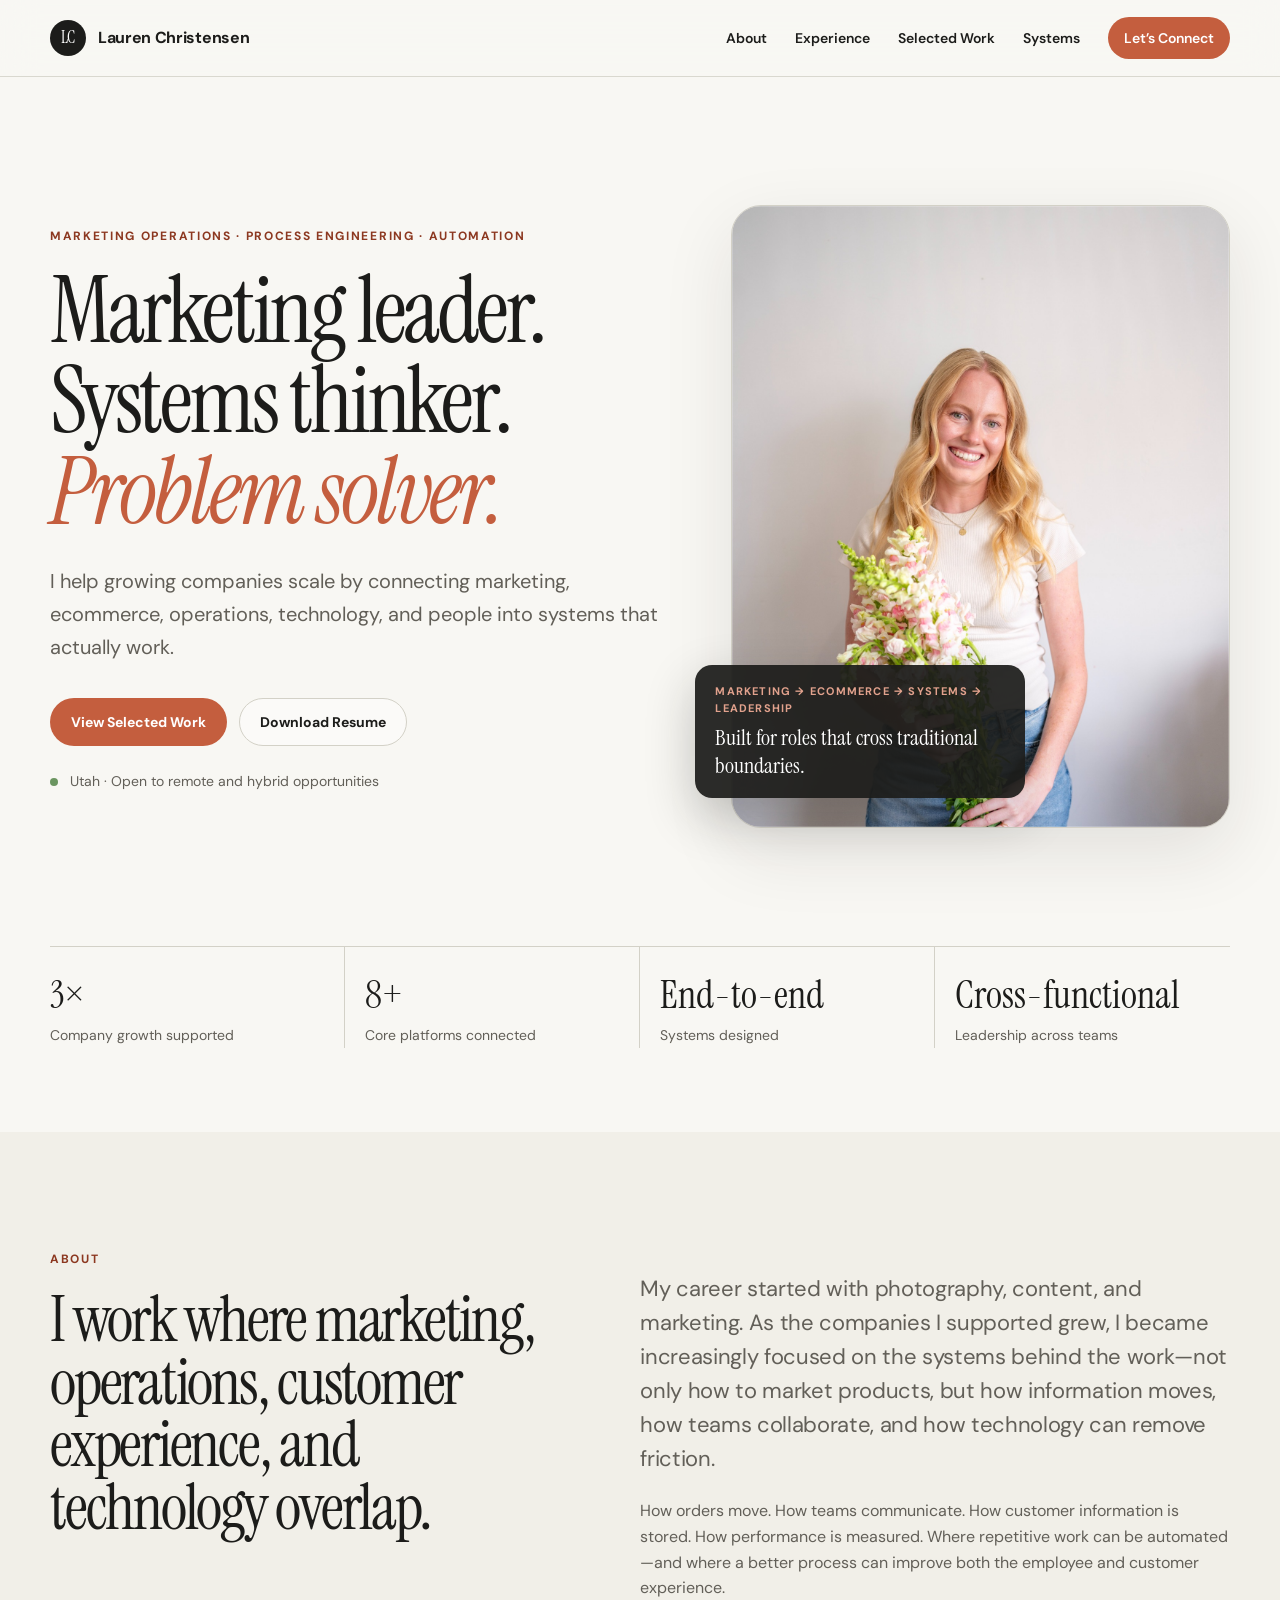
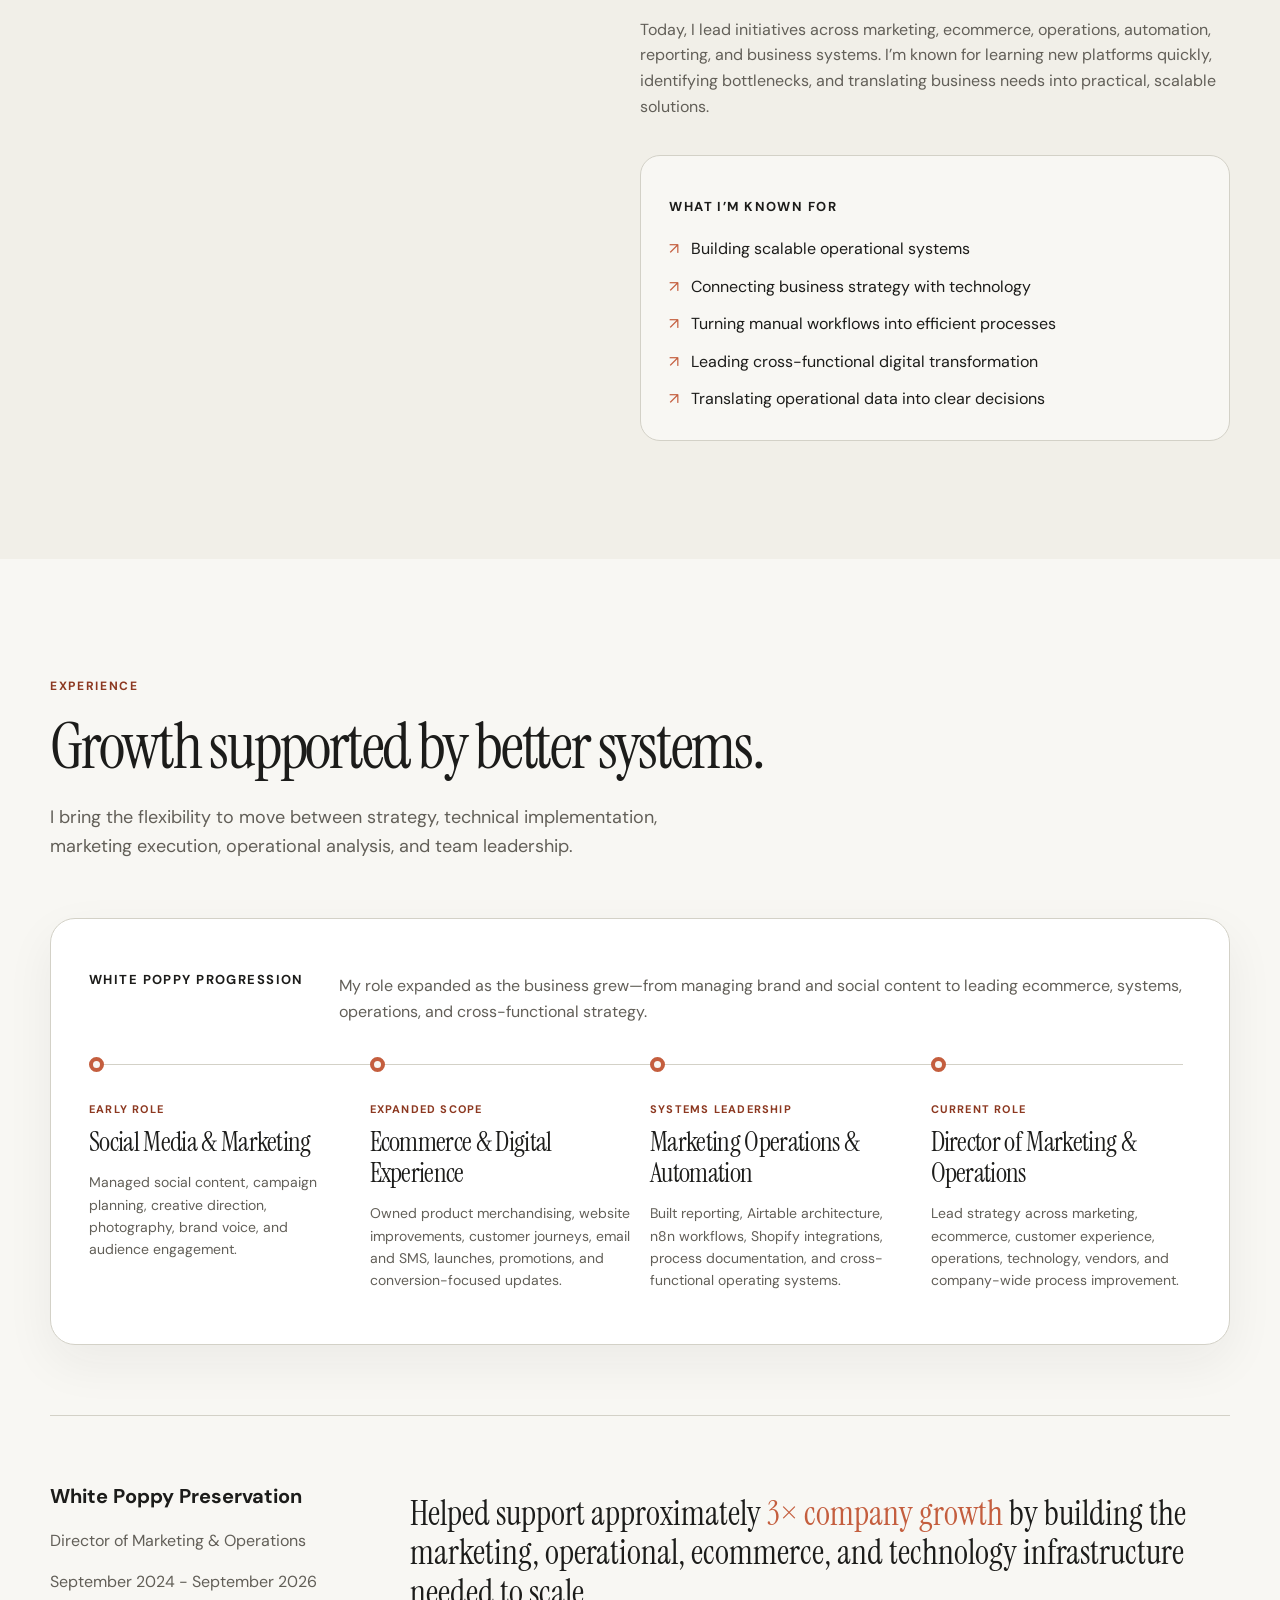
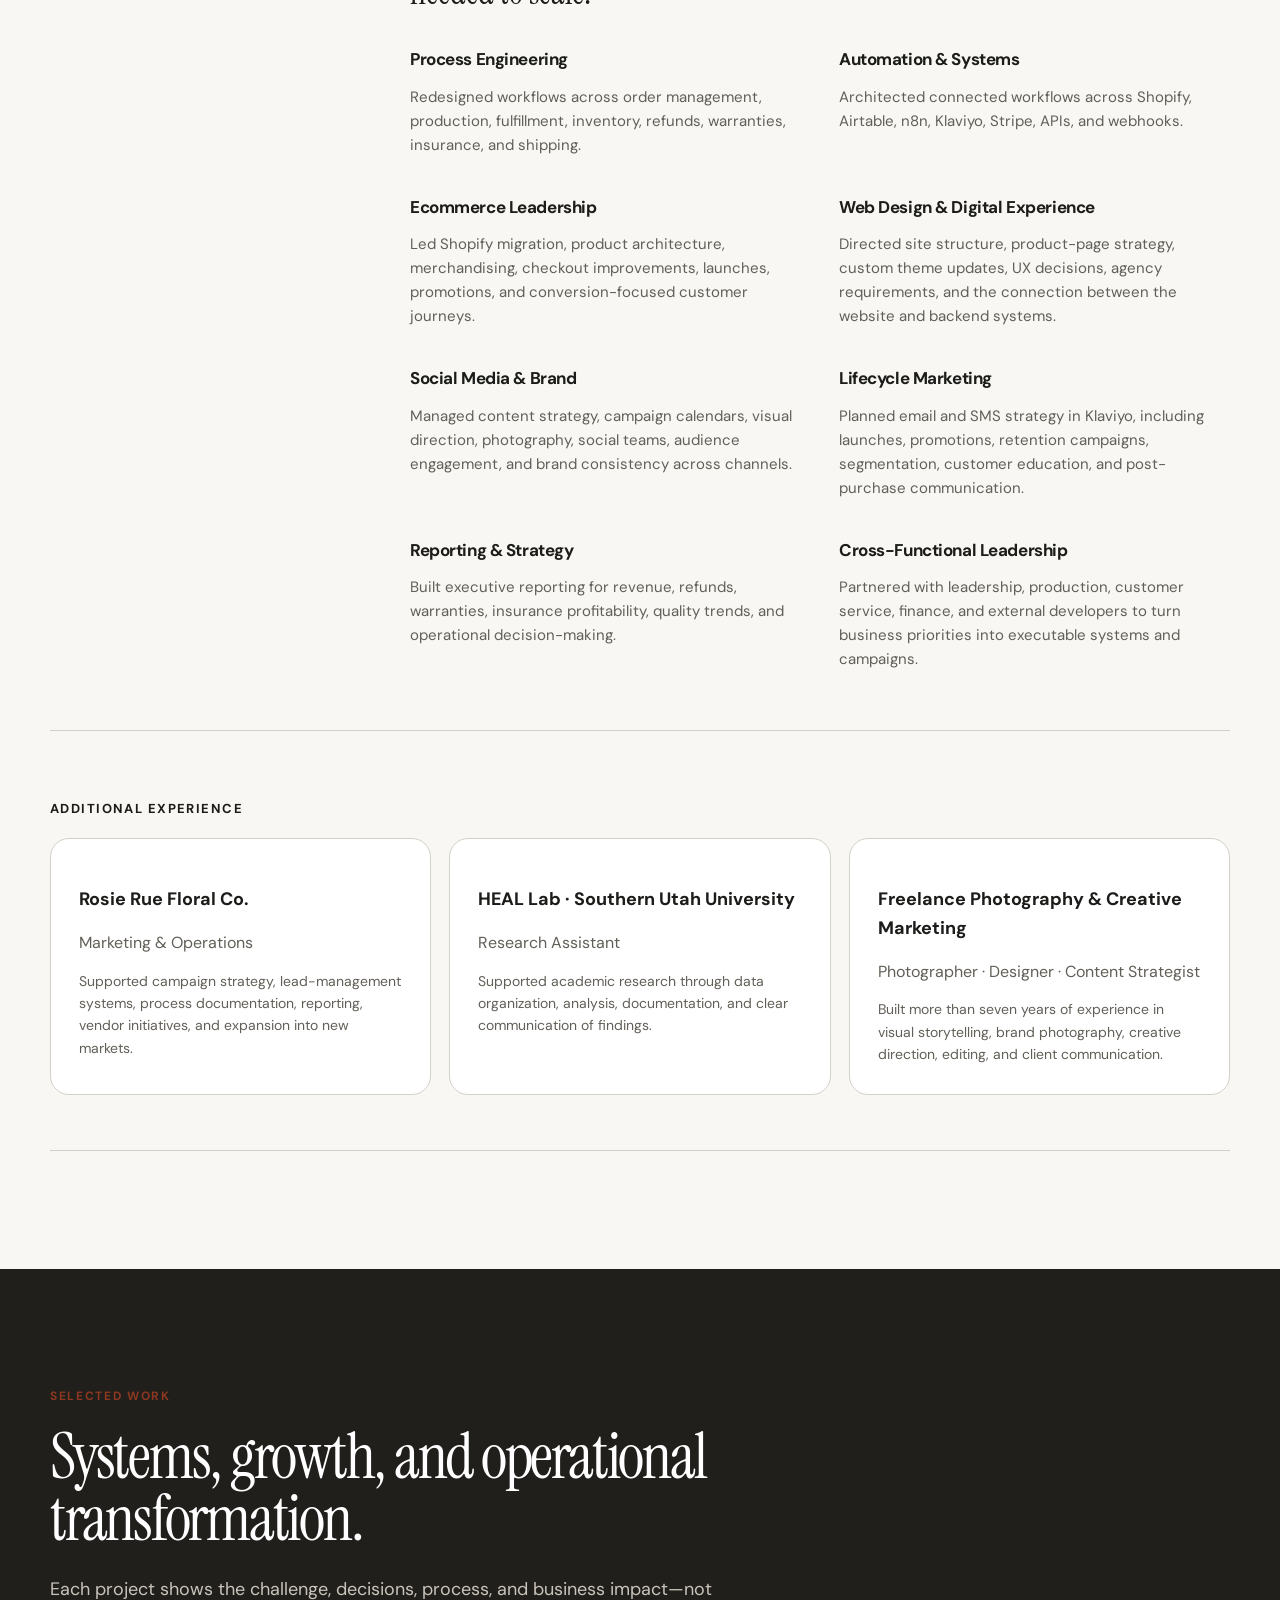
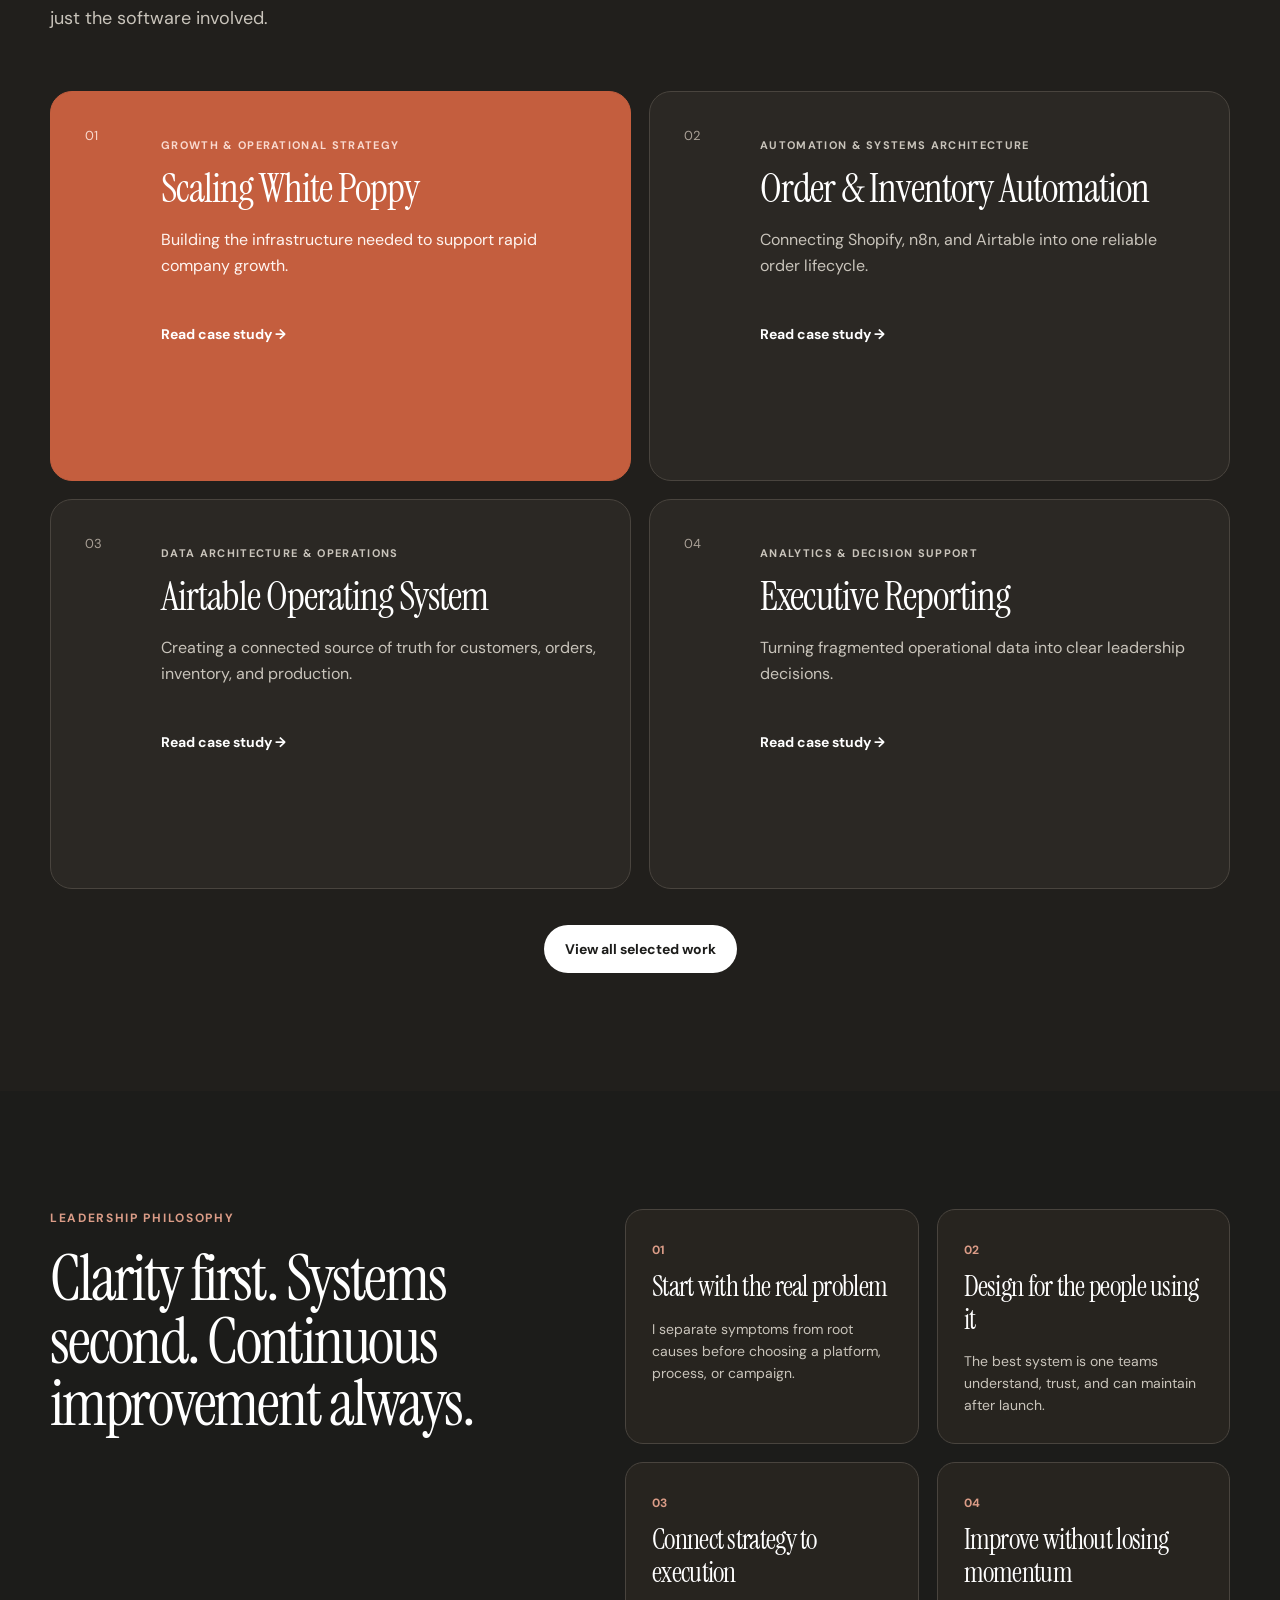
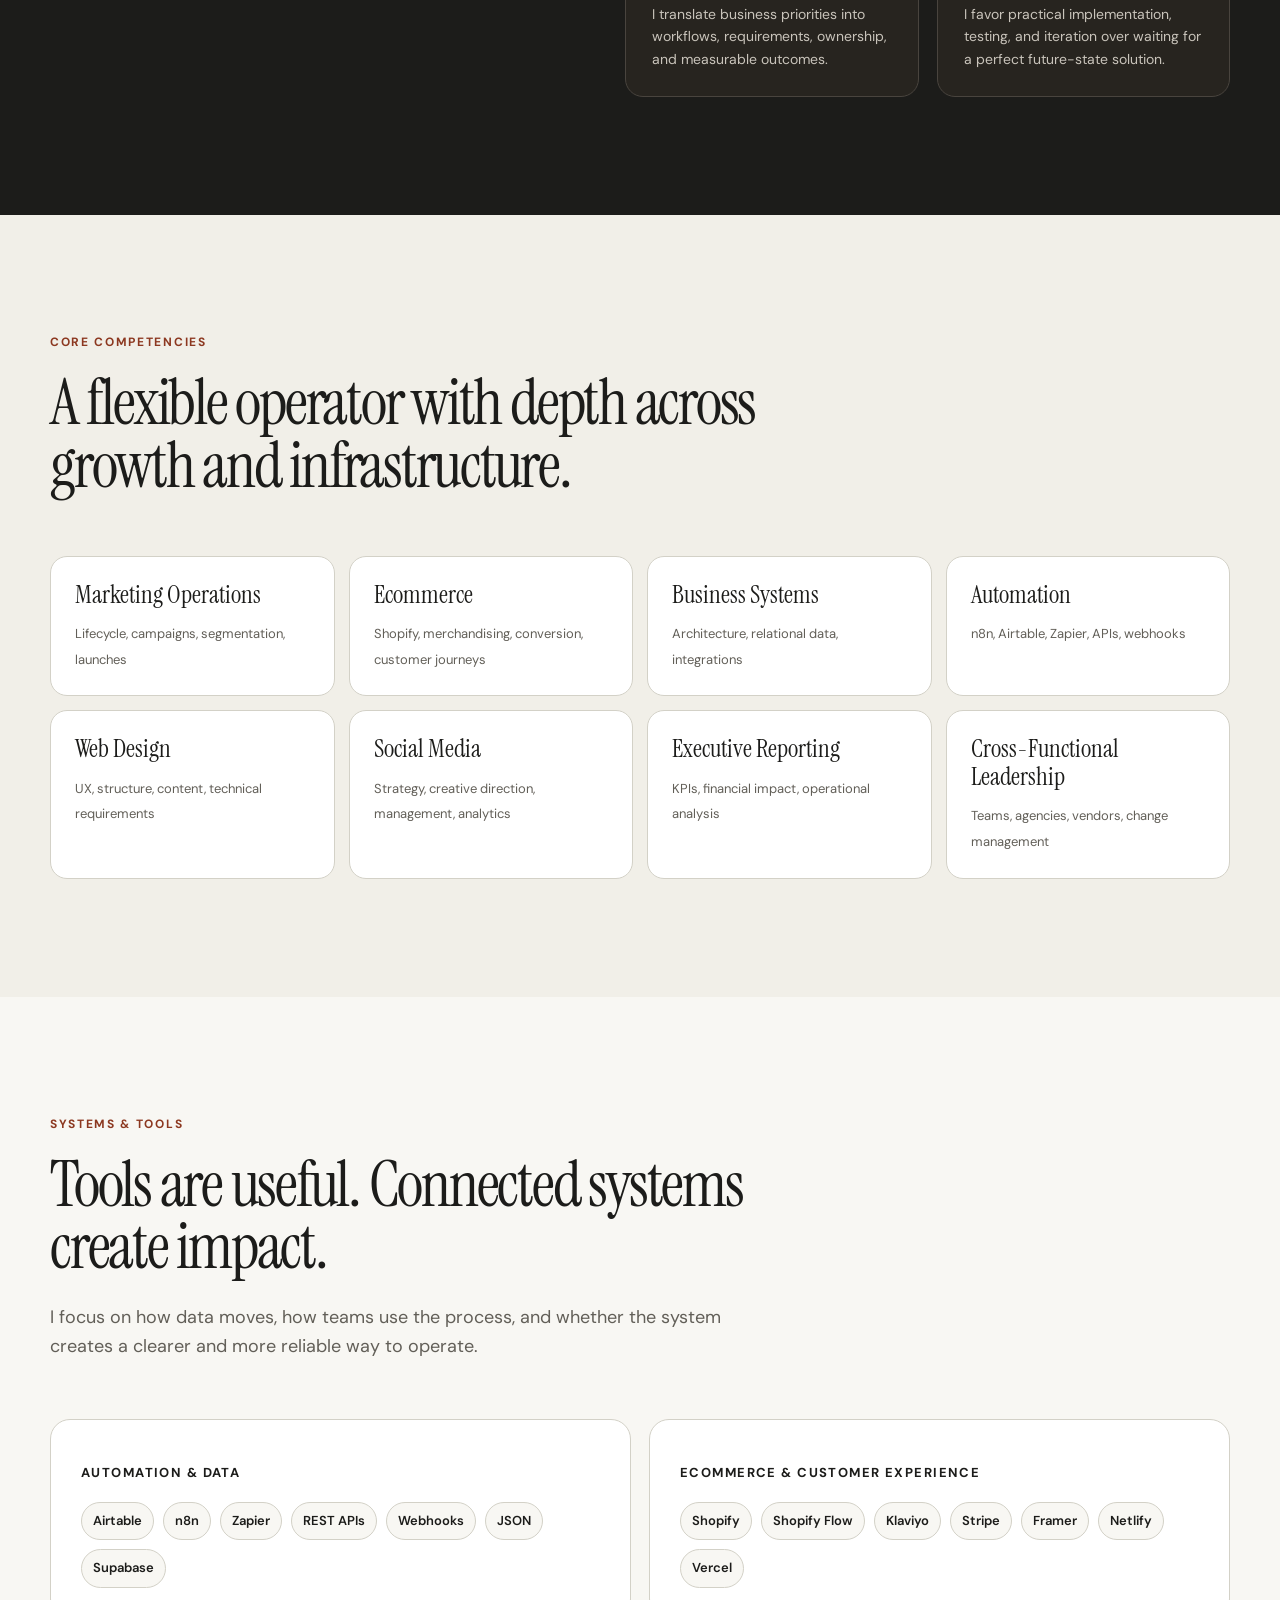
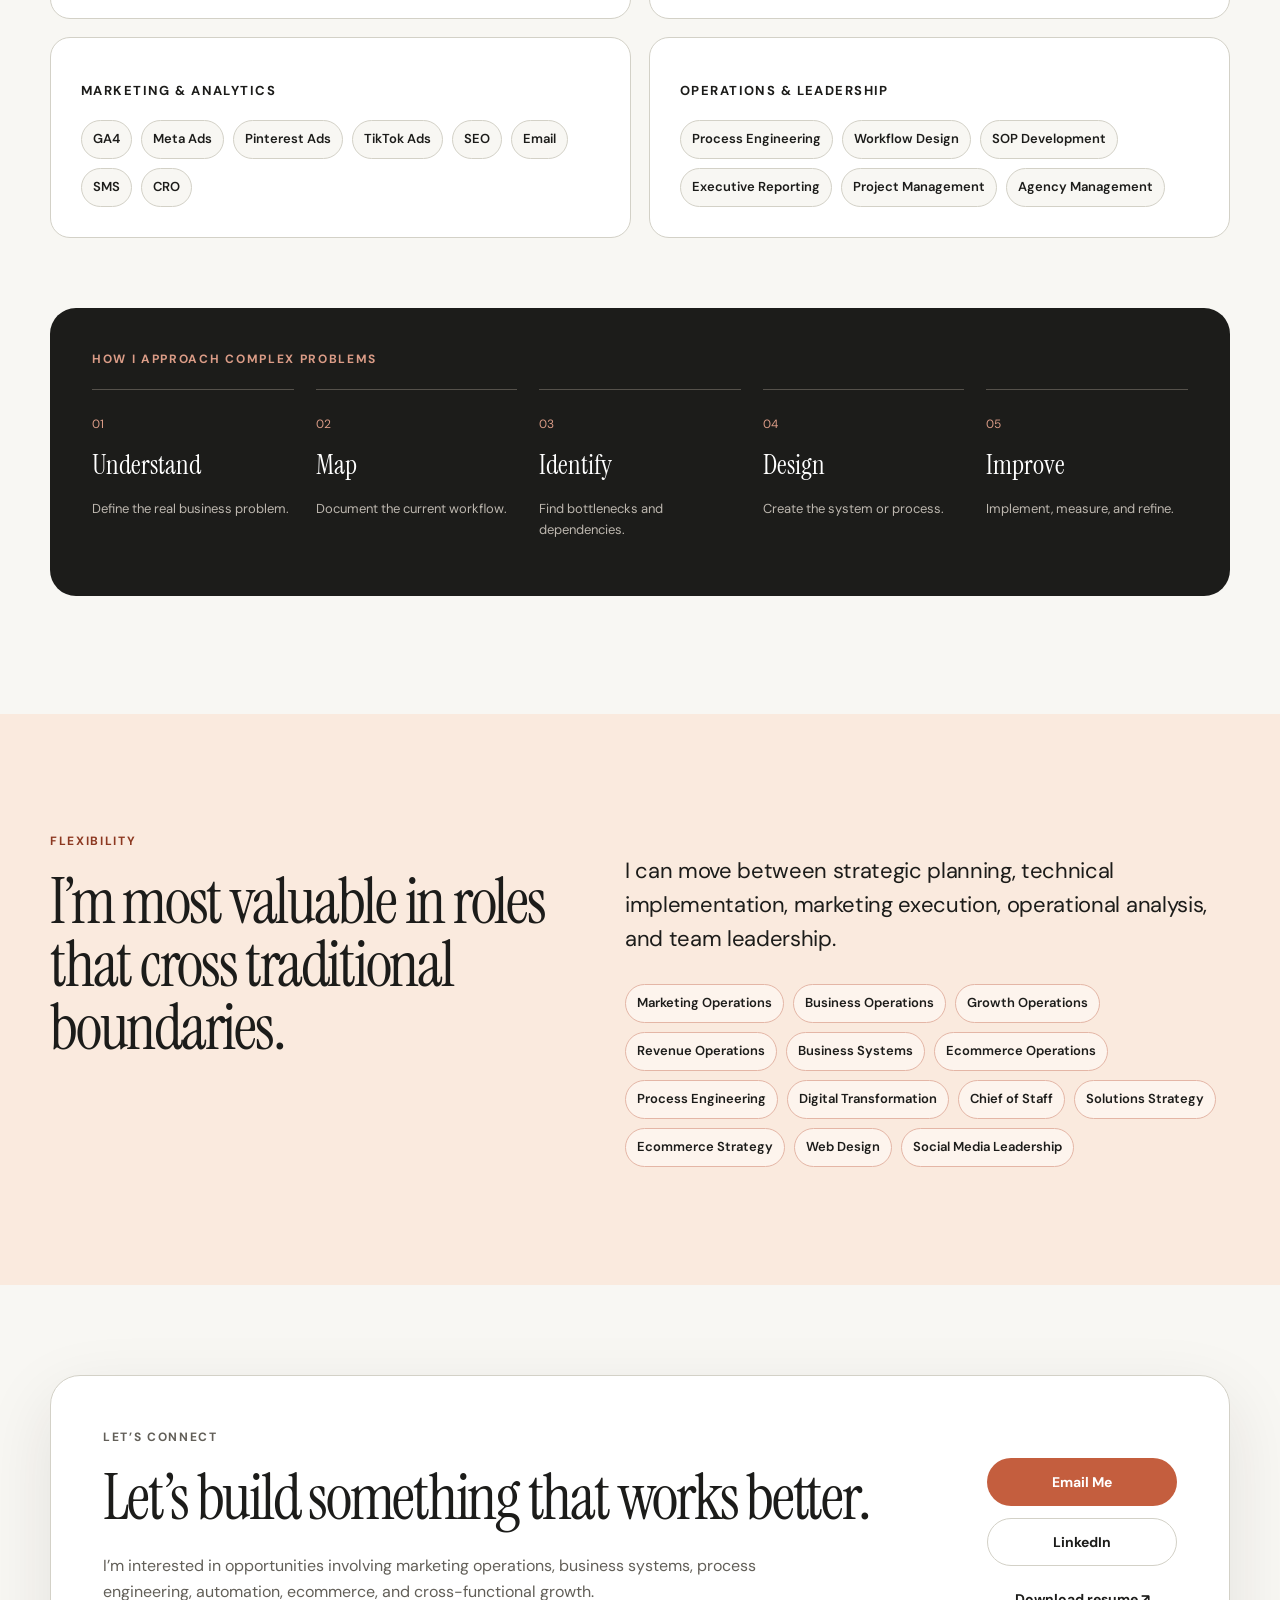
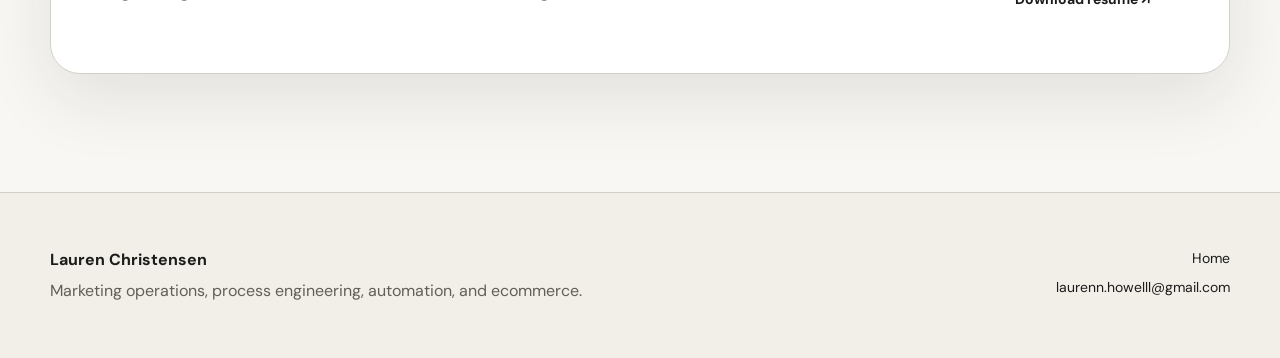
<file: index.html>
<!doctype html>
<html lang="en">
<head>
  <meta charset="utf-8">
  <meta name="viewport" content="width=device-width, initial-scale=1">
  <title>Lauren Christensen | Marketing Operations, Systems &amp; Automation</title>
  <meta name="description" content="Lauren Christensen is a Director of Marketing &amp; Operations specializing in process engineering, business systems, ecommerce, automation, and scalable growth.">
  <link rel="stylesheet" href="styles.css">
  <script src="site.js" defer></script>
  
</head>
<body>
  <a class="skip-link" href="#main">Skip to content</a>
  
<header class="site-header">
  <div class="shell nav-shell">
    <a class="wordmark" href="index.html">
      <span class="wordmark-mark">LC</span>
      <span>Lauren Christensen</span>
    </a>
    <button class="menu-toggle" aria-expanded="false" aria-controls="main-nav">Menu</button>
    <nav id="main-nav" aria-label="Main navigation">
      <a href="index.html#about">About</a>
      <a href="index.html#experience">Experience</a>
      <a href="projects.html">Selected Work</a>
      <a href="index.html#systems">Systems</a>
      <a href="index.html#contact" class="nav-cta">Let’s Connect</a>
    </nav>
  </div>
</header>

  <main id="main">
<section class="hero section">
  <div class="shell hero-grid">
    <div class="hero-copy reveal">
      <p class="eyebrow">Marketing Operations · Process Engineering · Automation</p>
      <h1>Marketing leader.<br>Systems thinker.<br><em>Problem solver.</em></h1>
      <p class="hero-lede">I help growing companies scale by connecting marketing, ecommerce, operations, technology, and people into systems that actually work.</p>
      <div class="button-row">
        <a class="button primary" href="projects.html">View Selected Work</a>
        <a class="button secondary" href="lauren-christensen-resume.pdf" target="_blank">Download Resume</a>
      </div>
      <p class="availability"><span class="status-dot"></span> Utah · Open to remote and hybrid opportunities</p>
    </div>
    <div class="hero-portrait-wrap reveal">
      <div class="portrait-frame">
        <img src="lauren-christensen-headshot.jpg" alt="Lauren Christensen">
      </div>
      <div class="portrait-note">
        <span>Marketing → Ecommerce → Systems → Leadership</span>
        <strong>Built for roles that cross traditional boundaries.</strong>
      </div>
    </div>
  </div>
</section>

<section class="proof-strip">
  <div class="shell proof-grid">
    <div><strong>3×</strong><span>Company growth supported</span></div>
    <div><strong>8+</strong><span>Core platforms connected</span></div>
    <div><strong>End-to-end</strong><span>Systems designed</span></div>
    <div><strong>Cross-functional</strong><span>Leadership across teams</span></div>
  </div>
</section>

<section class="section section-muted" id="about">
  <div class="shell split-layout">
    <div class="section-intro reveal">
      <p class="eyebrow">About</p>
      <h2>I work where marketing, operations, customer experience, and technology overlap.</h2>
    </div>
    <div class="about-copy reveal">
      <p class="large-copy">My career started with photography, content, and marketing. As the companies I supported grew, I became increasingly focused on the systems behind the work—not only how to market products, but how information moves, how teams collaborate, and how technology can remove friction.</p>
      <p>How orders move. How teams communicate. How customer information is stored. How performance is measured. Where repetitive work can be automated—and where a better process can improve both the employee and customer experience.</p>
      <p>Today, I lead initiatives across marketing, ecommerce, operations, automation, reporting, and business systems. I’m known for learning new platforms quickly, identifying bottlenecks, and translating business needs into practical, scalable solutions.</p>
      <div class="known-for">
        <p class="mini-title">What I’m known for</p>
        <ul>
          <li>Building scalable operational systems</li>
          <li>Connecting business strategy with technology</li>
          <li>Turning manual workflows into efficient processes</li>
          <li>Leading cross-functional digital transformation</li>
          <li>Translating operational data into clear decisions</li>
        </ul>
      </div>
    </div>
  </div>
</section>

<section class="section" id="experience">
  <div class="shell">
    <div class="section-heading reveal">
      <p class="eyebrow">Experience</p>
      <h2>Growth supported by better systems.</h2>
      <p>I bring the flexibility to move between strategy, technical implementation, marketing execution, operational analysis, and team leadership.</p>
    </div>
    
    <section class="career-timeline reveal" aria-label="White Poppy career progression">
      <div class="timeline-intro">
        <p class="mini-title">White Poppy progression</p>
        <p>My role expanded as the business grew—from managing brand and social content to leading ecommerce, systems, operations, and cross-functional strategy.</p>
      </div>
      <div class="timeline-track">
        <div class="timeline-step">
          <span class="timeline-dot"></span>
          <p class="timeline-kicker">Early role</p>
          <h3>Social Media & Marketing</h3>
          <p>Managed social content, campaign planning, creative direction, photography, brand voice, and audience engagement.</p>
        </div>
        <div class="timeline-step">
          <span class="timeline-dot"></span>
          <p class="timeline-kicker">Expanded scope</p>
          <h3>Ecommerce & Digital Experience</h3>
          <p>Owned product merchandising, website improvements, customer journeys, email and SMS, launches, promotions, and conversion-focused updates.</p>
        </div>
        <div class="timeline-step">
          <span class="timeline-dot"></span>
          <p class="timeline-kicker">Systems leadership</p>
          <h3>Marketing Operations & Automation</h3>
          <p>Built reporting, Airtable architecture, n8n workflows, Shopify integrations, process documentation, and cross-functional operating systems.</p>
        </div>
        <div class="timeline-step">
          <span class="timeline-dot"></span>
          <p class="timeline-kicker">Current role</p>
          <h3>Director of Marketing & Operations</h3>
          <p>Lead strategy across marketing, ecommerce, customer experience, operations, technology, vendors, and company-wide process improvement.</p>
        </div>
      </div>
    </section>

    <article class="experience-card reveal">
      <div class="experience-meta">
        <p class="company">White Poppy Preservation</p>
        <p class="role">Director of Marketing & Operations</p>
        <p class="date">September 2024 - September 2026</p>
      </div>
      <div class="experience-details">
        <p class="impact-statement">Helped support approximately <strong>3× company growth</strong> by building the marketing, operational, ecommerce, and technology infrastructure needed to scale.</p>
        <div class="achievement-grid">
          <div><h3>Process Engineering</h3><p>Redesigned workflows across order management, production, fulfillment, inventory, refunds, warranties, insurance, and shipping.</p></div>
          <div><h3>Automation & Systems</h3><p>Architected connected workflows across Shopify, Airtable, n8n, Klaviyo, Stripe, APIs, and webhooks.</p></div>
          <div><h3>Ecommerce Leadership</h3><p>Led Shopify migration, product architecture, merchandising, checkout improvements, launches, promotions, and conversion-focused customer journeys.</p></div>
          <div><h3>Web Design & Digital Experience</h3><p>Directed site structure, product-page strategy, custom theme updates, UX decisions, agency requirements, and the connection between the website and backend systems.</p></div>
          <div><h3>Social Media & Brand</h3><p>Managed content strategy, campaign calendars, visual direction, photography, social teams, audience engagement, and brand consistency across channels.</p></div>
          <div><h3>Lifecycle Marketing</h3><p>Planned email and SMS strategy in Klaviyo, including launches, promotions, retention campaigns, segmentation, customer education, and post-purchase communication.</p></div>
          <div><h3>Reporting & Strategy</h3><p>Built executive reporting for revenue, refunds, warranties, insurance profitability, quality trends, and operational decision-making.</p></div>
          <div><h3>Cross-Functional Leadership</h3><p>Partnered with leadership, production, customer service, finance, and external developers to turn business priorities into executable systems and campaigns.</p></div>
        </div>
      </div>
    </article>
    <div class="additional-experience reveal">
      <p class="mini-title">Additional experience</p>
      <div class="additional-grid">
        <article>
          <p class="company">Rosie Rue Floral Co.</p>
          <p class="role">Marketing & Operations</p>
          <p>Supported campaign strategy, lead-management systems, process documentation, reporting, vendor initiatives, and expansion into new markets.</p>
        </article>
        <article>
          <p class="company">HEAL Lab · Southern Utah University</p>
          <p class="role">Research Assistant</p>
          <p>Supported academic research through data organization, analysis, documentation, and clear communication of findings.</p>
        </article>
        <article>
          <p class="company">Freelance Photography & Creative Marketing</p>
          <p class="role">Photographer · Designer · Content Strategist</p>
          <p>Built more than seven years of experience in visual storytelling, brand photography, creative direction, editing, and client communication.</p>
        </article>
      </div>
    </div>
  </div>
</section>

<section class="section section-dark">
  <div class="shell">
    <div class="section-heading light reveal">
      <p class="eyebrow">Selected work</p>
      <h2>Systems, growth, and operational transformation.</h2>
      <p>Each project shows the challenge, decisions, process, and business impact—not just the software involved.</p>
    </div>
    <div class="case-grid">
      <a class="case-card featured reveal" href="scaling-white-poppy.html">
        <div class="case-number">01</div><div><p class="case-category">Growth & Operational Strategy</p><h3>Scaling White Poppy</h3><p>Building the infrastructure needed to support rapid company growth.</p><span class="case-link">Read case study →</span></div>
      </a>
      <a class="case-card reveal" href="order-inventory-automation.html">
        <div class="case-number">02</div><div><p class="case-category">Automation & Systems Architecture</p><h3>Order & Inventory Automation</h3><p>Connecting Shopify, n8n, and Airtable into one reliable order lifecycle.</p><span class="case-link">Read case study →</span></div>
      </a>
      <a class="case-card reveal" href="airtable-operating-system.html">
        <div class="case-number">03</div><div><p class="case-category">Data Architecture & Operations</p><h3>Airtable Operating System</h3><p>Creating a connected source of truth for customers, orders, inventory, and production.</p><span class="case-link">Read case study →</span></div>
      </a>
      <a class="case-card reveal" href="executive-reporting.html">
        <div class="case-number">04</div><div><p class="case-category">Analytics & Decision Support</p><h3>Executive Reporting</h3><p>Turning fragmented operational data into clear leadership decisions.</p><span class="case-link">Read case study →</span></div>
      </a>
    </div>
    <div class="center-button"><a class="button light-button" href="projects.html">View all selected work</a></div>
  </div>
</section>

<section class="section leadership-section">
  <div class="shell leadership-grid">
    <div class="reveal">
      <p class="eyebrow">Leadership philosophy</p>
      <h2>Clarity first. Systems second. Continuous improvement always.</h2>
    </div>
    <div class="leadership-principles reveal">
      <article><span>01</span><h3>Start with the real problem</h3><p>I separate symptoms from root causes before choosing a platform, process, or campaign.</p></article>
      <article><span>02</span><h3>Design for the people using it</h3><p>The best system is one teams understand, trust, and can maintain after launch.</p></article>
      <article><span>03</span><h3>Connect strategy to execution</h3><p>I translate business priorities into workflows, requirements, ownership, and measurable outcomes.</p></article>
      <article><span>04</span><h3>Improve without losing momentum</h3><p>I favor practical implementation, testing, and iteration over waiting for a perfect future-state solution.</p></article>
    </div>
  </div>
</section>

<section class="section section-muted competencies-section">
  <div class="shell">
    <div class="section-heading reveal"><p class="eyebrow">Core competencies</p><h2>A flexible operator with depth across growth and infrastructure.</h2></div>
    <div class="competency-grid reveal">
      <div><strong>Marketing Operations</strong><span>Lifecycle, campaigns, segmentation, launches</span></div>
      <div><strong>Ecommerce</strong><span>Shopify, merchandising, conversion, customer journeys</span></div>
      <div><strong>Business Systems</strong><span>Architecture, relational data, integrations</span></div>
      <div><strong>Automation</strong><span>n8n, Airtable, Zapier, APIs, webhooks</span></div>
      <div><strong>Web Design</strong><span>UX, structure, content, technical requirements</span></div>
      <div><strong>Social Media</strong><span>Strategy, creative direction, management, analytics</span></div>
      <div><strong>Executive Reporting</strong><span>KPIs, financial impact, operational analysis</span></div>
      <div><strong>Cross-Functional Leadership</strong><span>Teams, agencies, vendors, change management</span></div>
    </div>
  </div>
</section>

<section class="section" id="systems">
  <div class="shell">
    <div class="section-heading reveal">
      <p class="eyebrow">Systems & tools</p>
      <h2>Tools are useful. Connected systems create impact.</h2>
      <p>I focus on how data moves, how teams use the process, and whether the system creates a clearer and more reliable way to operate.</p>
    </div>
    <div class="systems-layout">
      <div class="system-column reveal"><p class="mini-title">Automation & Data</p><div class="tool-list"><span>Airtable</span><span>n8n</span><span>Zapier</span><span>REST APIs</span><span>Webhooks</span><span>JSON</span><span>Supabase</span></div></div>
      <div class="system-column reveal"><p class="mini-title">Ecommerce & Customer Experience</p><div class="tool-list"><span>Shopify</span><span>Shopify Flow</span><span>Klaviyo</span><span>Stripe</span><span>Framer</span><span>Netlify</span><span>Vercel</span></div></div>
      <div class="system-column reveal"><p class="mini-title">Marketing & Analytics</p><div class="tool-list"><span>GA4</span><span>Meta Ads</span><span>Pinterest Ads</span><span>TikTok Ads</span><span>SEO</span><span>Email</span><span>SMS</span><span>CRO</span></div></div>
      <div class="system-column reveal"><p class="mini-title">Operations & Leadership</p><div class="tool-list"><span>Process Engineering</span><span>Workflow Design</span><span>SOP Development</span><span>Executive Reporting</span><span>Project Management</span><span>Agency Management</span></div></div>
    </div>
    <div class="process-block reveal">
      <p class="eyebrow">How I approach complex problems</p>
      <div class="process-grid">
        <div><span>01</span><strong>Understand</strong><p>Define the real business problem.</p></div>
        <div><span>02</span><strong>Map</strong><p>Document the current workflow.</p></div>
        <div><span>03</span><strong>Identify</strong><p>Find bottlenecks and dependencies.</p></div>
        <div><span>04</span><strong>Design</strong><p>Create the system or process.</p></div>
        <div><span>05</span><strong>Improve</strong><p>Implement, measure, and refine.</p></div>
      </div>
    </div>
  </div>
</section>

<section class="section section-soft">
  <div class="shell flexibility-grid">
    <div class="reveal"><p class="eyebrow">Flexibility</p><h2>I’m most valuable in roles that cross traditional boundaries.</h2></div>
    <div class="reveal">
      <p class="large-copy">I can move between strategic planning, technical implementation, marketing execution, operational analysis, and team leadership.</p>
      <div class="role-tags"><span>Marketing Operations</span><span>Business Operations</span><span>Growth Operations</span><span>Revenue Operations</span><span>Business Systems</span><span>Ecommerce Operations</span><span>Process Engineering</span><span>Digital Transformation</span><span>Chief of Staff</span><span>Solutions Strategy</span><span>Ecommerce Strategy</span><span>Web Design</span><span>Social Media Leadership</span></div>
    </div>
  </div>
</section>

<section class="section contact-section" id="contact">
  <div class="shell contact-card reveal">
    <div><p class="eyebrow">Let’s connect</p><h2>Let’s build something that works better.</h2><p>I’m interested in opportunities involving marketing operations, business systems, process engineering, automation, ecommerce, and cross-functional growth.</p></div>
    <div class="contact-actions"><a class="button primary" href="mailto:laurenn.howelll@gmail.com">Email Me</a><a class="button secondary" href="https://www.linkedin.com/in/lauren-howell-christensen-579607173/" target="_blank" rel="noopener">LinkedIn</a><a class="text-link" href="lauren-christensen-resume.pdf" target="_blank">Download resume ↗</a></div>
  </div>
</section>
</main>
  
<footer>
  <div class="shell footer-grid">
    <div>
      <strong>Lauren Christensen</strong>
      <p>Marketing operations, process engineering, automation, and ecommerce.</p>
    </div>
    <div class="footer-links">
      <a href="index.html">Home</a>
      <a href="mailto:laurenn.howelll@gmail.com">laurenn.howelll@gmail.com</a>
    </div>
  </div>
</footer>

</body>
</html>
</file>
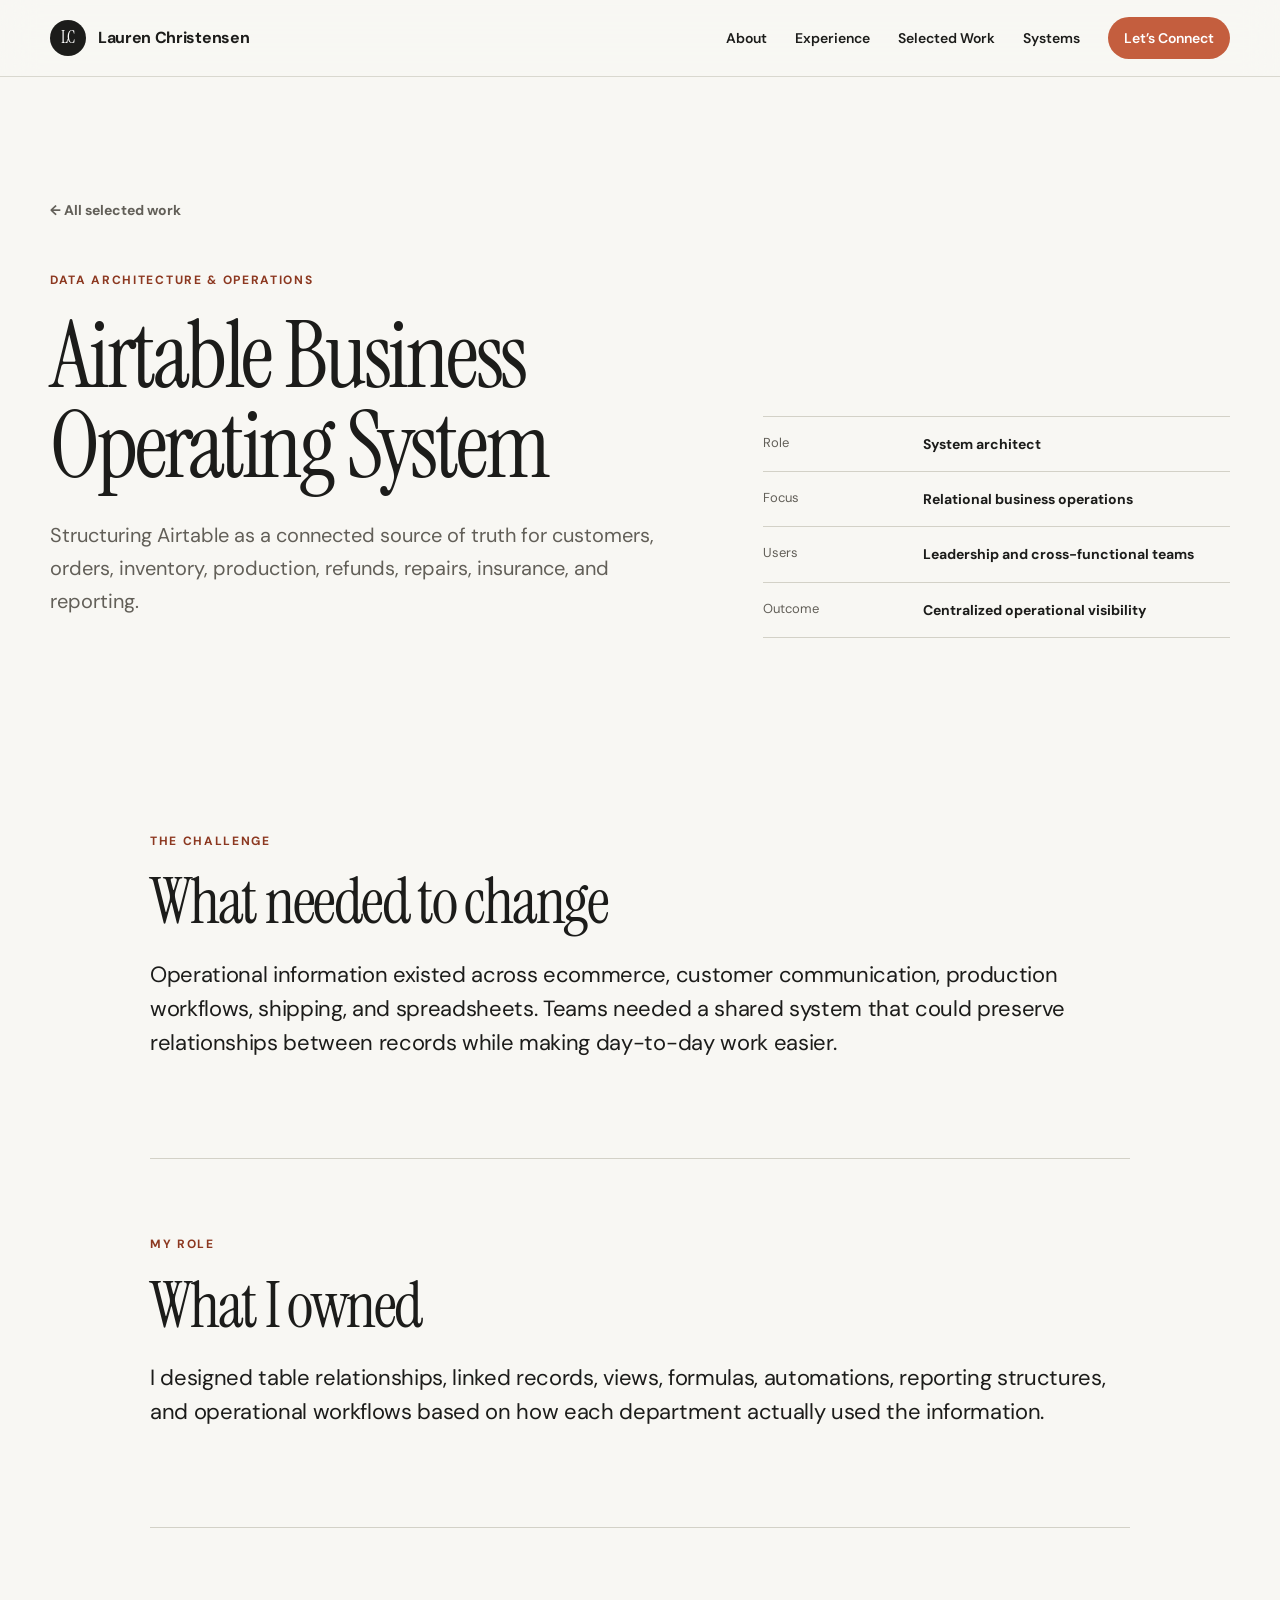
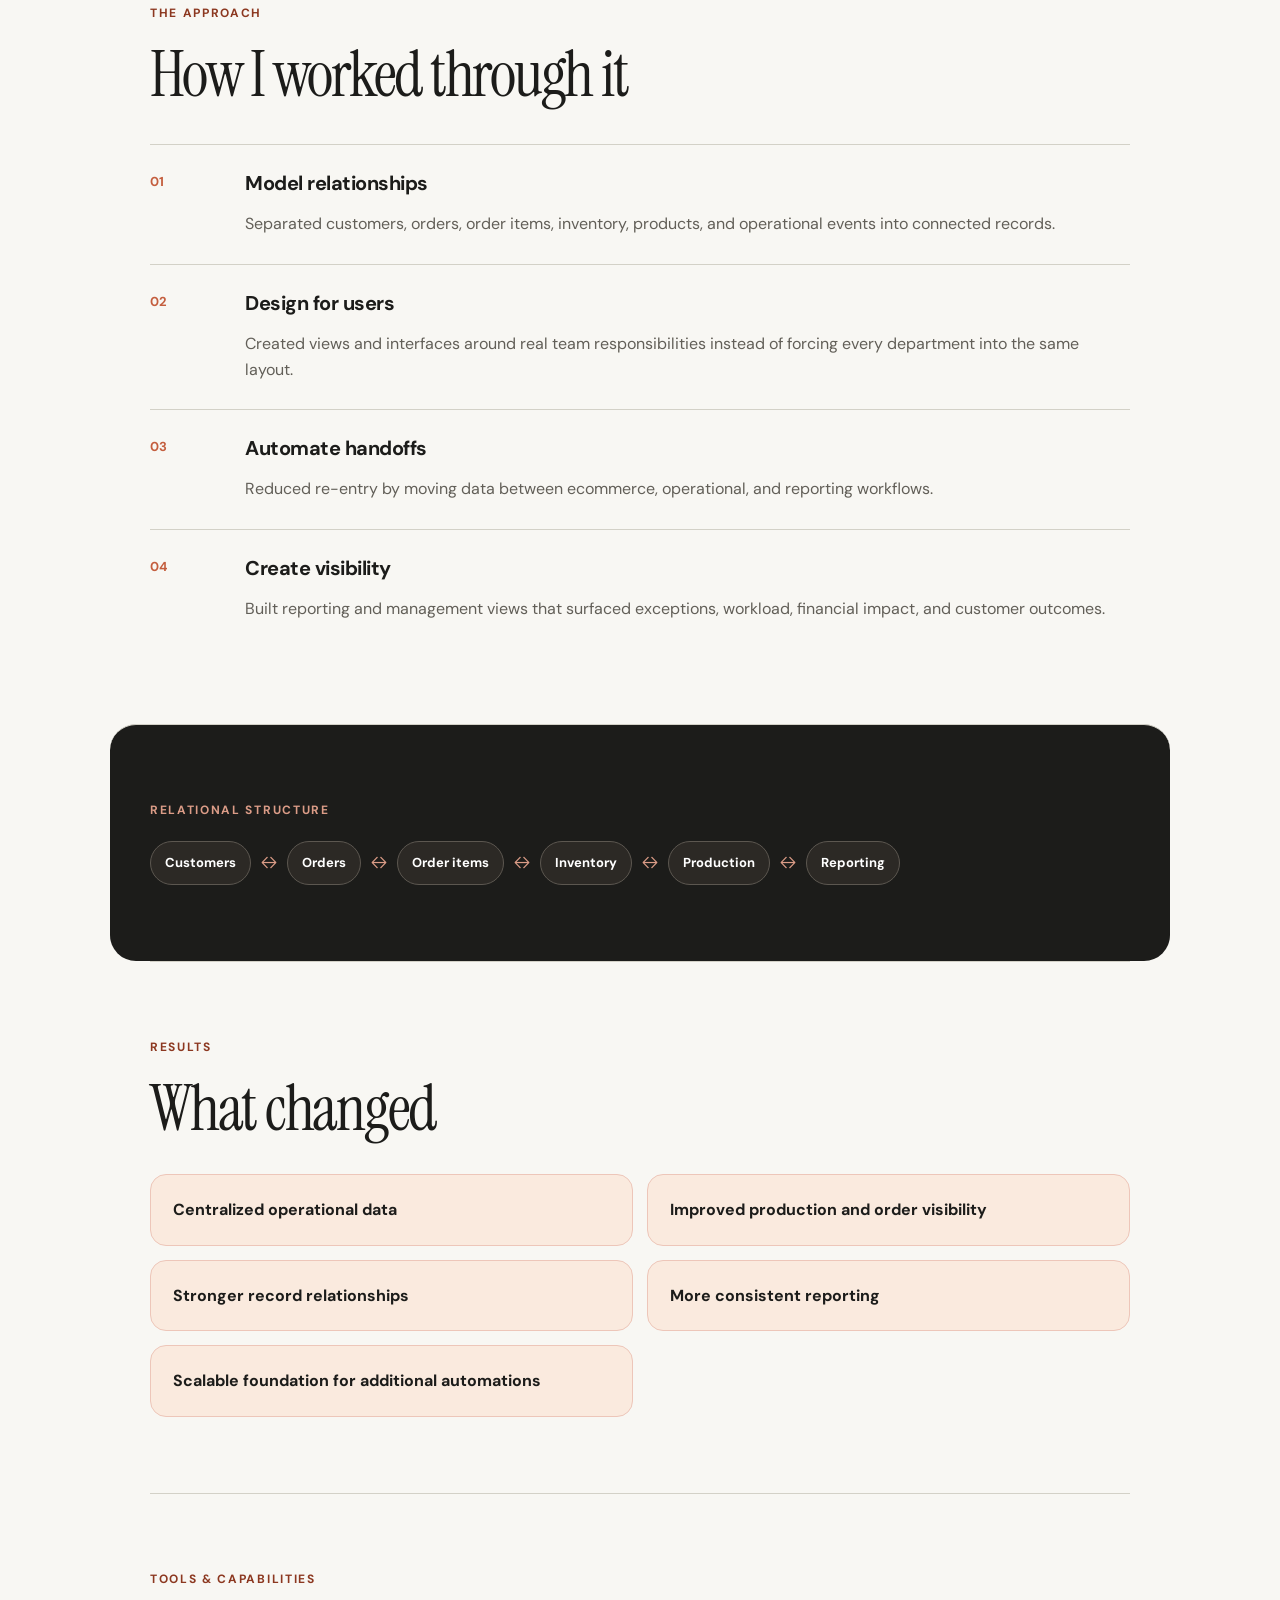
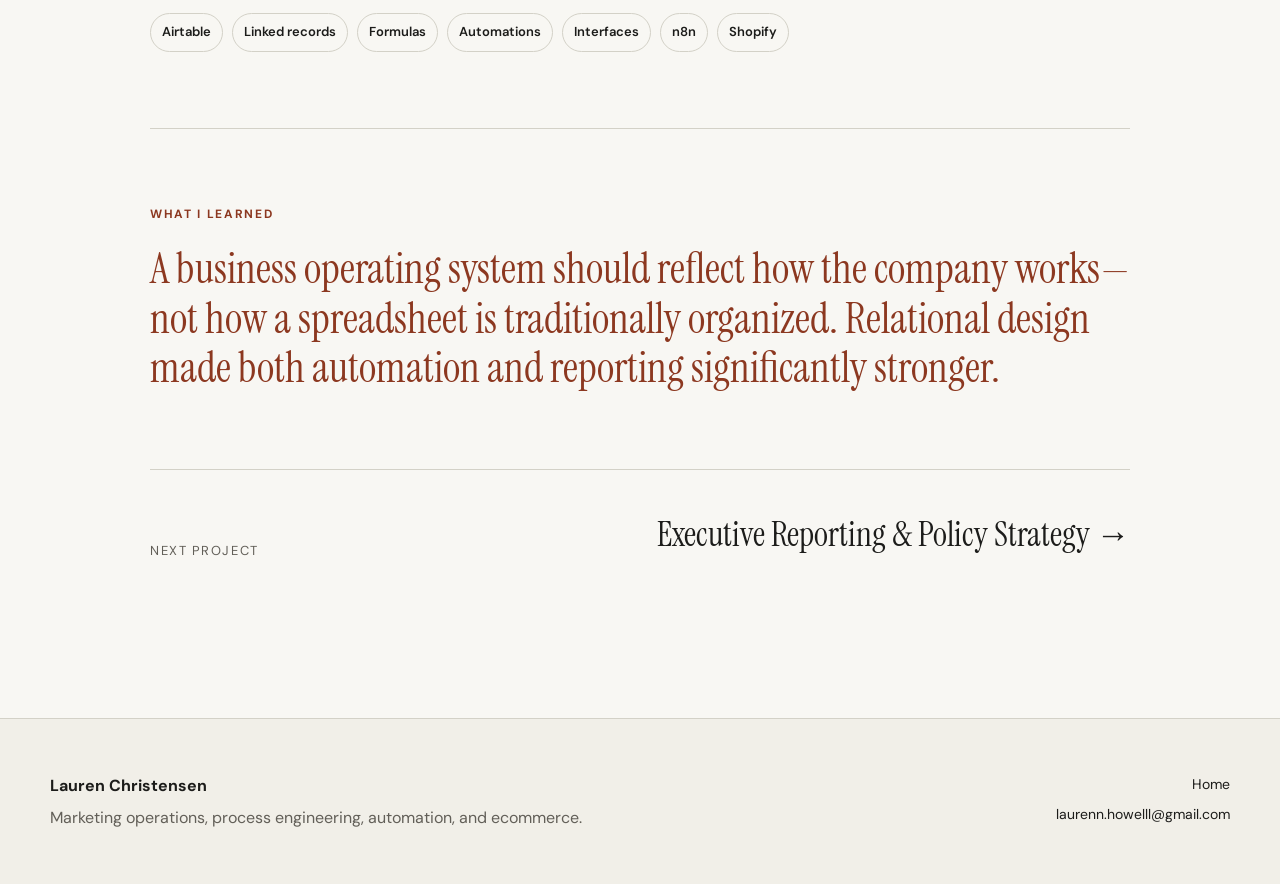
<file: airtable-operating-system.html>
<!doctype html>
<html lang="en">
<head>
  <meta charset="utf-8">
  <meta name="viewport" content="width=device-width, initial-scale=1">
  <title>Airtable Business Operating System | Lauren Christensen</title>
  <meta name="description" content="Structuring Airtable as a connected source of truth for customers, orders, inventory, production, refunds, repairs, insurance, and reporting.">
  <link rel="stylesheet" href="styles.css">
  <script src="site.js" defer></script>
  
</head>
<body>
  <a class="skip-link" href="#main">Skip to content</a>
  
<header class="site-header">
  <div class="shell nav-shell">
    <a class="wordmark" href="index.html">
      <span class="wordmark-mark">LC</span>
      <span>Lauren Christensen</span>
    </a>
    <button class="menu-toggle" aria-expanded="false" aria-controls="main-nav">Menu</button>
    <nav id="main-nav" aria-label="Main navigation">
      <a href="index.html#about">About</a>
      <a href="index.html#experience">Experience</a>
      <a href="projects.html">Selected Work</a>
      <a href="index.html#systems">Systems</a>
      <a href="index.html#contact" class="nav-cta">Let’s Connect</a>
    </nav>
  </div>
</header>

  <main id="main">
    <section class="case-hero section">
      <div class="shell">
        <a class="back-link" href="projects.html">← All selected work</a>
        <div class="case-hero-grid">
          <div class="reveal">
            <p class="eyebrow">Data Architecture & Operations</p>
            <h1>Airtable Business Operating System</h1>
            <p class="hero-lede">Structuring Airtable as a connected source of truth for customers, orders, inventory, production, refunds, repairs, insurance, and reporting.</p>
          </div>
          <div class="case-meta reveal"><div><span>Role</span><strong>System architect</strong></div><div><span>Focus</span><strong>Relational business operations</strong></div><div><span>Users</span><strong>Leadership and cross-functional teams</strong></div><div><span>Outcome</span><strong>Centralized operational visibility</strong></div></div>
        </div>
      </div>
    </section>
    <section class="case-body section no-top">
      <div class="shell case-content">
        <section class="case-section reveal"><p class="eyebrow">The challenge</p><h2>What needed to change</h2><p class="large-copy">Operational information existed across ecommerce, customer communication, production workflows, shipping, and spreadsheets. Teams needed a shared system that could preserve relationships between records while making day-to-day work easier.</p></section>
        <section class="case-section reveal"><p class="eyebrow">My role</p><h2>What I owned</h2><p class="large-copy">I designed table relationships, linked records, views, formulas, automations, reporting structures, and operational workflows based on how each department actually used the information.</p></section>
        <section class="case-section reveal"><p class="eyebrow">The approach</p><h2>How I worked through it</h2><div class="approach-list"><div class='approach-item'><span>01</span><div><h3>Model relationships</h3><p>Separated customers, orders, order items, inventory, products, and operational events into connected records.</p></div></div><div class='approach-item'><span>02</span><div><h3>Design for users</h3><p>Created views and interfaces around real team responsibilities instead of forcing every department into the same layout.</p></div></div><div class='approach-item'><span>03</span><div><h3>Automate handoffs</h3><p>Reduced re-entry by moving data between ecommerce, operational, and reporting workflows.</p></div></div><div class='approach-item'><span>04</span><div><h3>Create visibility</h3><p>Built reporting and management views that surfaced exceptions, workload, financial impact, and customer outcomes.</p></div></div></div></section>
        
        <section class="case-section workflow-section">
          <p class="eyebrow">Relational structure</p>
          <div class="large-flow">
            <span>Customers</span><i>↔</i><span>Orders</span><i>↔</i><span>Order items</span><i>↔</i><span>Inventory</span><i>↔</i><span>Production</span><i>↔</i><span>Reporting</span>
          </div>
        </section>
        <section class="case-section reveal"><p class="eyebrow">Results</p><h2>What changed</h2><div class="results-grid"><div class='result-chip'>Centralized operational data</div><div class='result-chip'>Improved production and order visibility</div><div class='result-chip'>Stronger record relationships</div><div class='result-chip'>More consistent reporting</div><div class='result-chip'>Scalable foundation for additional automations</div></div></section>
        <section class="case-section reveal"><p class="eyebrow">Tools & capabilities</p><div class="tool-list case-tools"><span>Airtable</span><span>Linked records</span><span>Formulas</span><span>Automations</span><span>Interfaces</span><span>n8n</span><span>Shopify</span></div></section>
        <section class="case-section lesson reveal"><p class="eyebrow">What I learned</p><blockquote>A business operating system should reflect how the company works—not how a spreadsheet is traditionally organized. Relational design made both automation and reporting significantly stronger.</blockquote></section>
        <a class="next-project reveal" href="executive-reporting.html"><span>Next project</span><strong>Executive Reporting & Policy Strategy →</strong></a>
      </div>
    </section>
    </main>
  
<footer>
  <div class="shell footer-grid">
    <div>
      <strong>Lauren Christensen</strong>
      <p>Marketing operations, process engineering, automation, and ecommerce.</p>
    </div>
    <div class="footer-links">
      <a href="index.html">Home</a>
      <a href="mailto:laurenn.howelll@gmail.com">laurenn.howelll@gmail.com</a>
    </div>
  </div>
</footer>

</body>
</html>
</file>
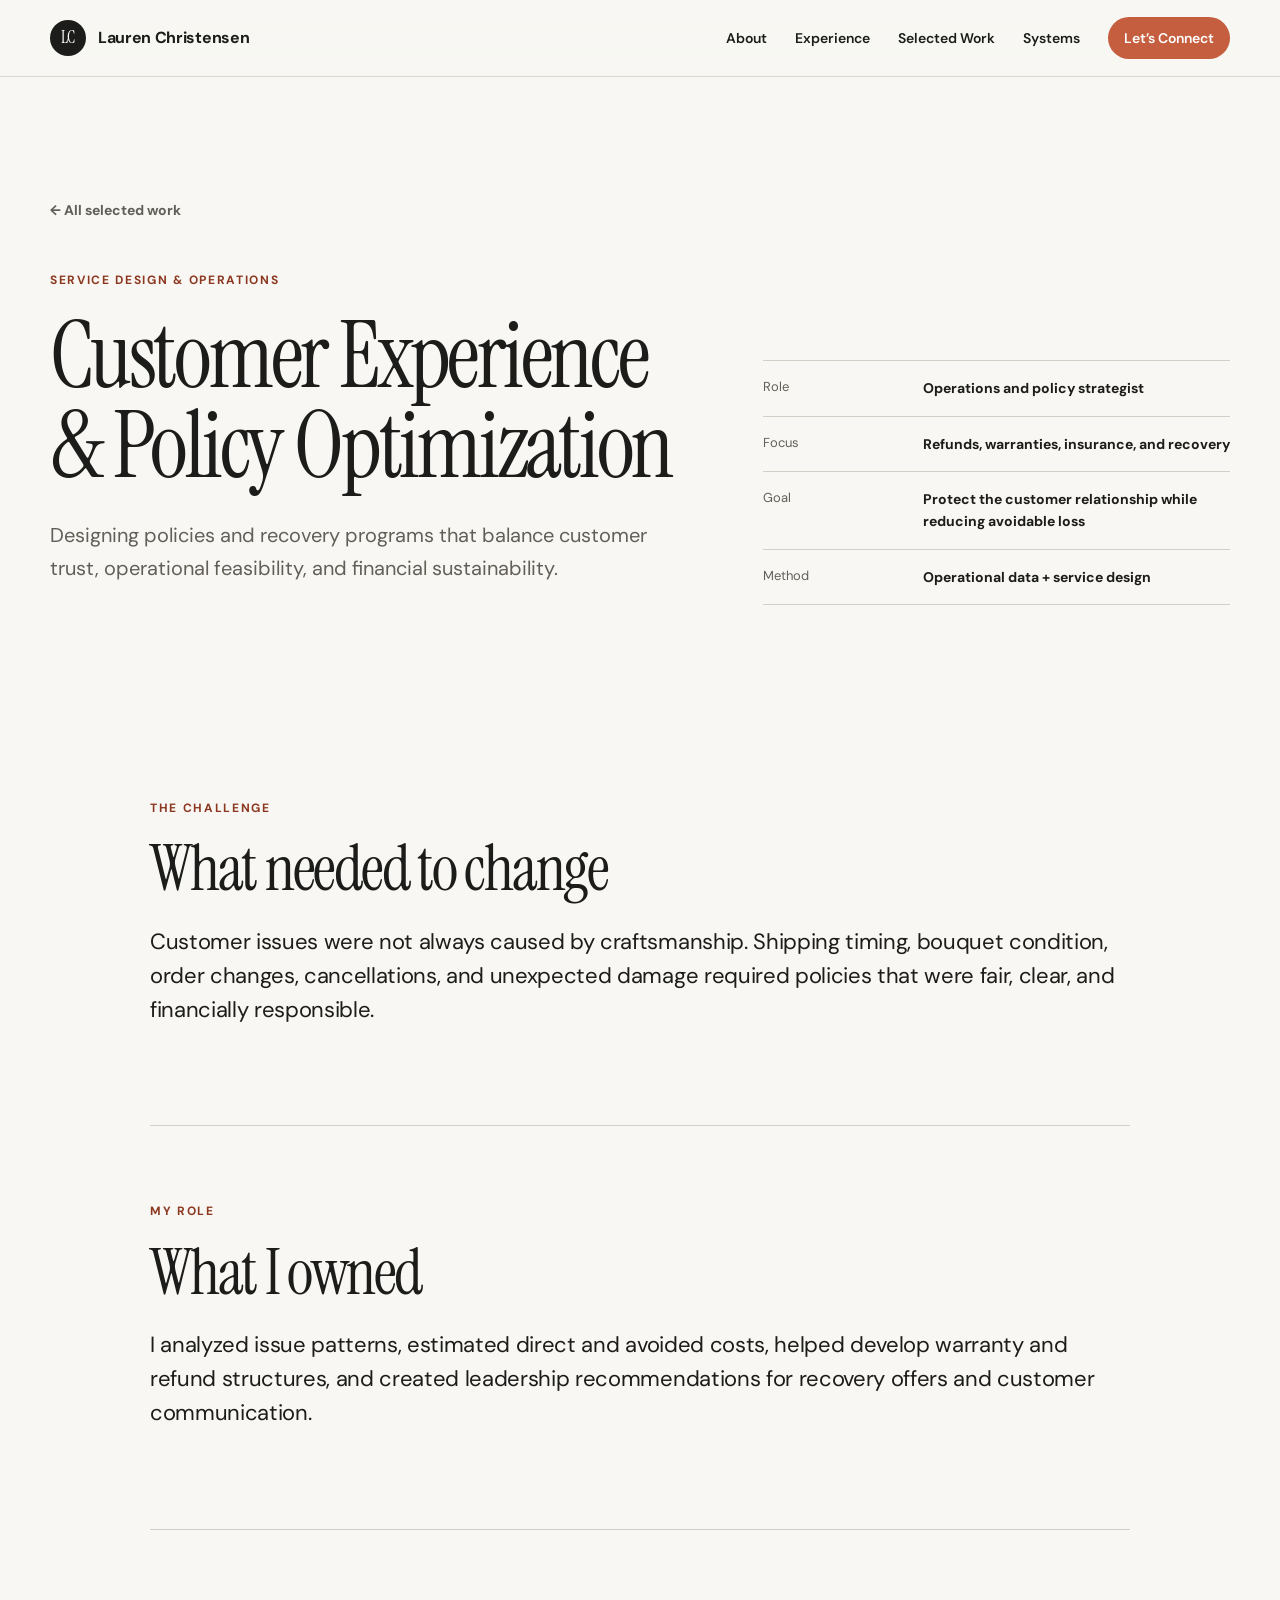
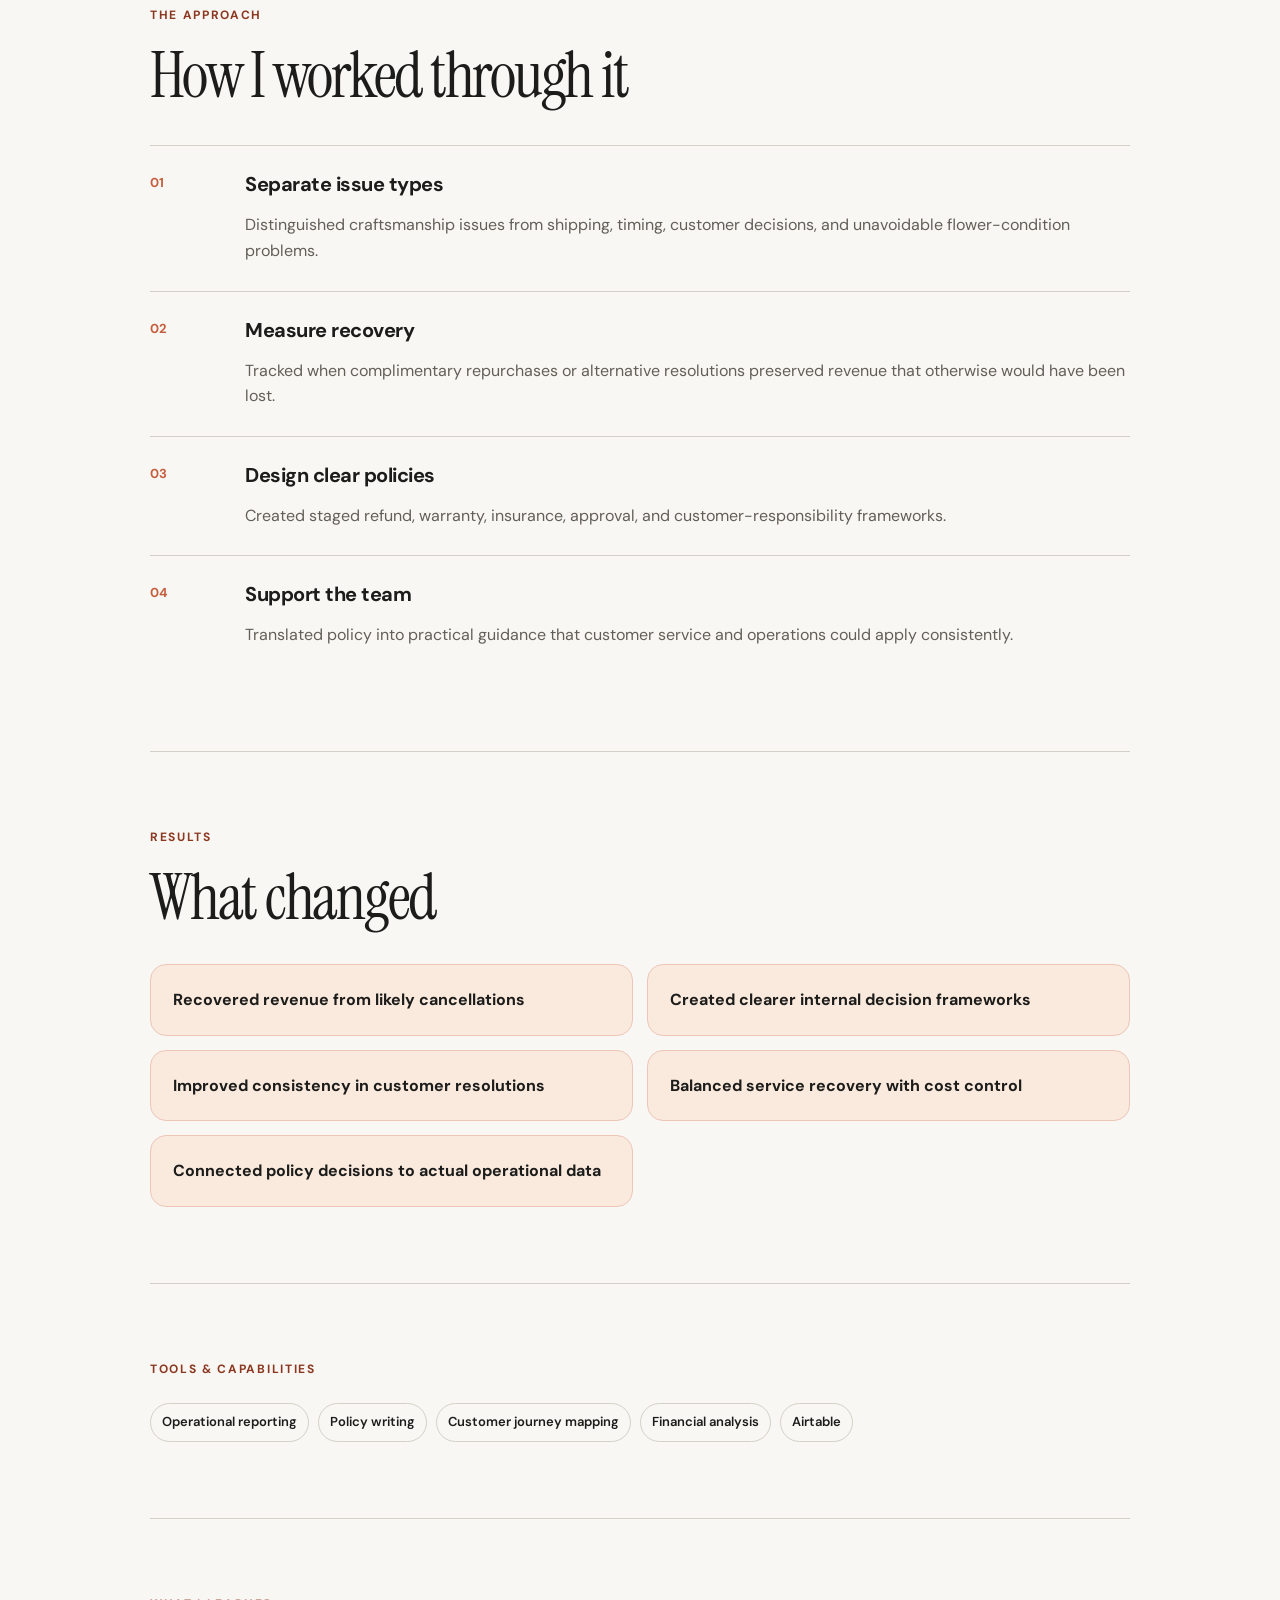
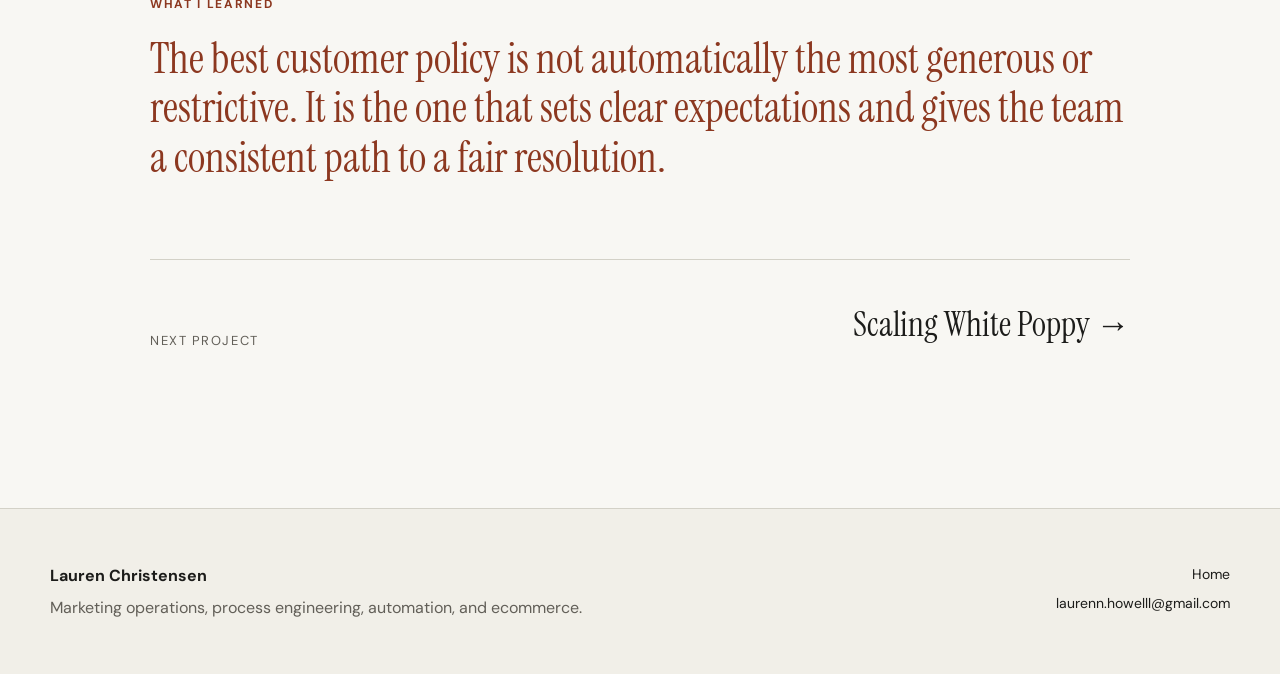
<file: customer-experience-policy.html>
<!doctype html>
<html lang="en">
<head>
  <meta charset="utf-8">
  <meta name="viewport" content="width=device-width, initial-scale=1">
  <title>Customer Experience &amp; Policy Optimization | Lauren Christensen</title>
  <meta name="description" content="Designing policies and recovery programs that balance customer trust, operational feasibility, and financial sustainability.">
  <link rel="stylesheet" href="styles.css">
  <script src="site.js" defer></script>
  
</head>
<body>
  <a class="skip-link" href="#main">Skip to content</a>
  
<header class="site-header">
  <div class="shell nav-shell">
    <a class="wordmark" href="index.html">
      <span class="wordmark-mark">LC</span>
      <span>Lauren Christensen</span>
    </a>
    <button class="menu-toggle" aria-expanded="false" aria-controls="main-nav">Menu</button>
    <nav id="main-nav" aria-label="Main navigation">
      <a href="index.html#about">About</a>
      <a href="index.html#experience">Experience</a>
      <a href="projects.html">Selected Work</a>
      <a href="index.html#systems">Systems</a>
      <a href="index.html#contact" class="nav-cta">Let’s Connect</a>
    </nav>
  </div>
</header>

  <main id="main">
    <section class="case-hero section">
      <div class="shell">
        <a class="back-link" href="projects.html">← All selected work</a>
        <div class="case-hero-grid">
          <div class="reveal">
            <p class="eyebrow">Service Design & Operations</p>
            <h1>Customer Experience & Policy Optimization</h1>
            <p class="hero-lede">Designing policies and recovery programs that balance customer trust, operational feasibility, and financial sustainability.</p>
          </div>
          <div class="case-meta reveal"><div><span>Role</span><strong>Operations and policy strategist</strong></div><div><span>Focus</span><strong>Refunds, warranties, insurance, and recovery</strong></div><div><span>Goal</span><strong>Protect the customer relationship while reducing avoidable loss</strong></div><div><span>Method</span><strong>Operational data + service design</strong></div></div>
        </div>
      </div>
    </section>
    <section class="case-body section no-top">
      <div class="shell case-content">
        <section class="case-section reveal"><p class="eyebrow">The challenge</p><h2>What needed to change</h2><p class="large-copy">Customer issues were not always caused by craftsmanship. Shipping timing, bouquet condition, order changes, cancellations, and unexpected damage required policies that were fair, clear, and financially responsible.</p></section>
        <section class="case-section reveal"><p class="eyebrow">My role</p><h2>What I owned</h2><p class="large-copy">I analyzed issue patterns, estimated direct and avoided costs, helped develop warranty and refund structures, and created leadership recommendations for recovery offers and customer communication.</p></section>
        <section class="case-section reveal"><p class="eyebrow">The approach</p><h2>How I worked through it</h2><div class="approach-list"><div class='approach-item'><span>01</span><div><h3>Separate issue types</h3><p>Distinguished craftsmanship issues from shipping, timing, customer decisions, and unavoidable flower-condition problems.</p></div></div><div class='approach-item'><span>02</span><div><h3>Measure recovery</h3><p>Tracked when complimentary repurchases or alternative resolutions preserved revenue that otherwise would have been lost.</p></div></div><div class='approach-item'><span>03</span><div><h3>Design clear policies</h3><p>Created staged refund, warranty, insurance, approval, and customer-responsibility frameworks.</p></div></div><div class='approach-item'><span>04</span><div><h3>Support the team</h3><p>Translated policy into practical guidance that customer service and operations could apply consistently.</p></div></div></div></section>
        
        <section class="case-section reveal"><p class="eyebrow">Results</p><h2>What changed</h2><div class="results-grid"><div class='result-chip'>Recovered revenue from likely cancellations</div><div class='result-chip'>Created clearer internal decision frameworks</div><div class='result-chip'>Improved consistency in customer resolutions</div><div class='result-chip'>Balanced service recovery with cost control</div><div class='result-chip'>Connected policy decisions to actual operational data</div></div></section>
        <section class="case-section reveal"><p class="eyebrow">Tools & capabilities</p><div class="tool-list case-tools"><span>Operational reporting</span><span>Policy writing</span><span>Customer journey mapping</span><span>Financial analysis</span><span>Airtable</span></div></section>
        <section class="case-section lesson reveal"><p class="eyebrow">What I learned</p><blockquote>The best customer policy is not automatically the most generous or restrictive. It is the one that sets clear expectations and gives the team a consistent path to a fair resolution.</blockquote></section>
        <a class="next-project reveal" href="scaling-white-poppy.html"><span>Next project</span><strong>Scaling White Poppy →</strong></a>
      </div>
    </section>
    </main>
  
<footer>
  <div class="shell footer-grid">
    <div>
      <strong>Lauren Christensen</strong>
      <p>Marketing operations, process engineering, automation, and ecommerce.</p>
    </div>
    <div class="footer-links">
      <a href="index.html">Home</a>
      <a href="mailto:laurenn.howelll@gmail.com">laurenn.howelll@gmail.com</a>
    </div>
  </div>
</footer>

</body>
</html>
</file>
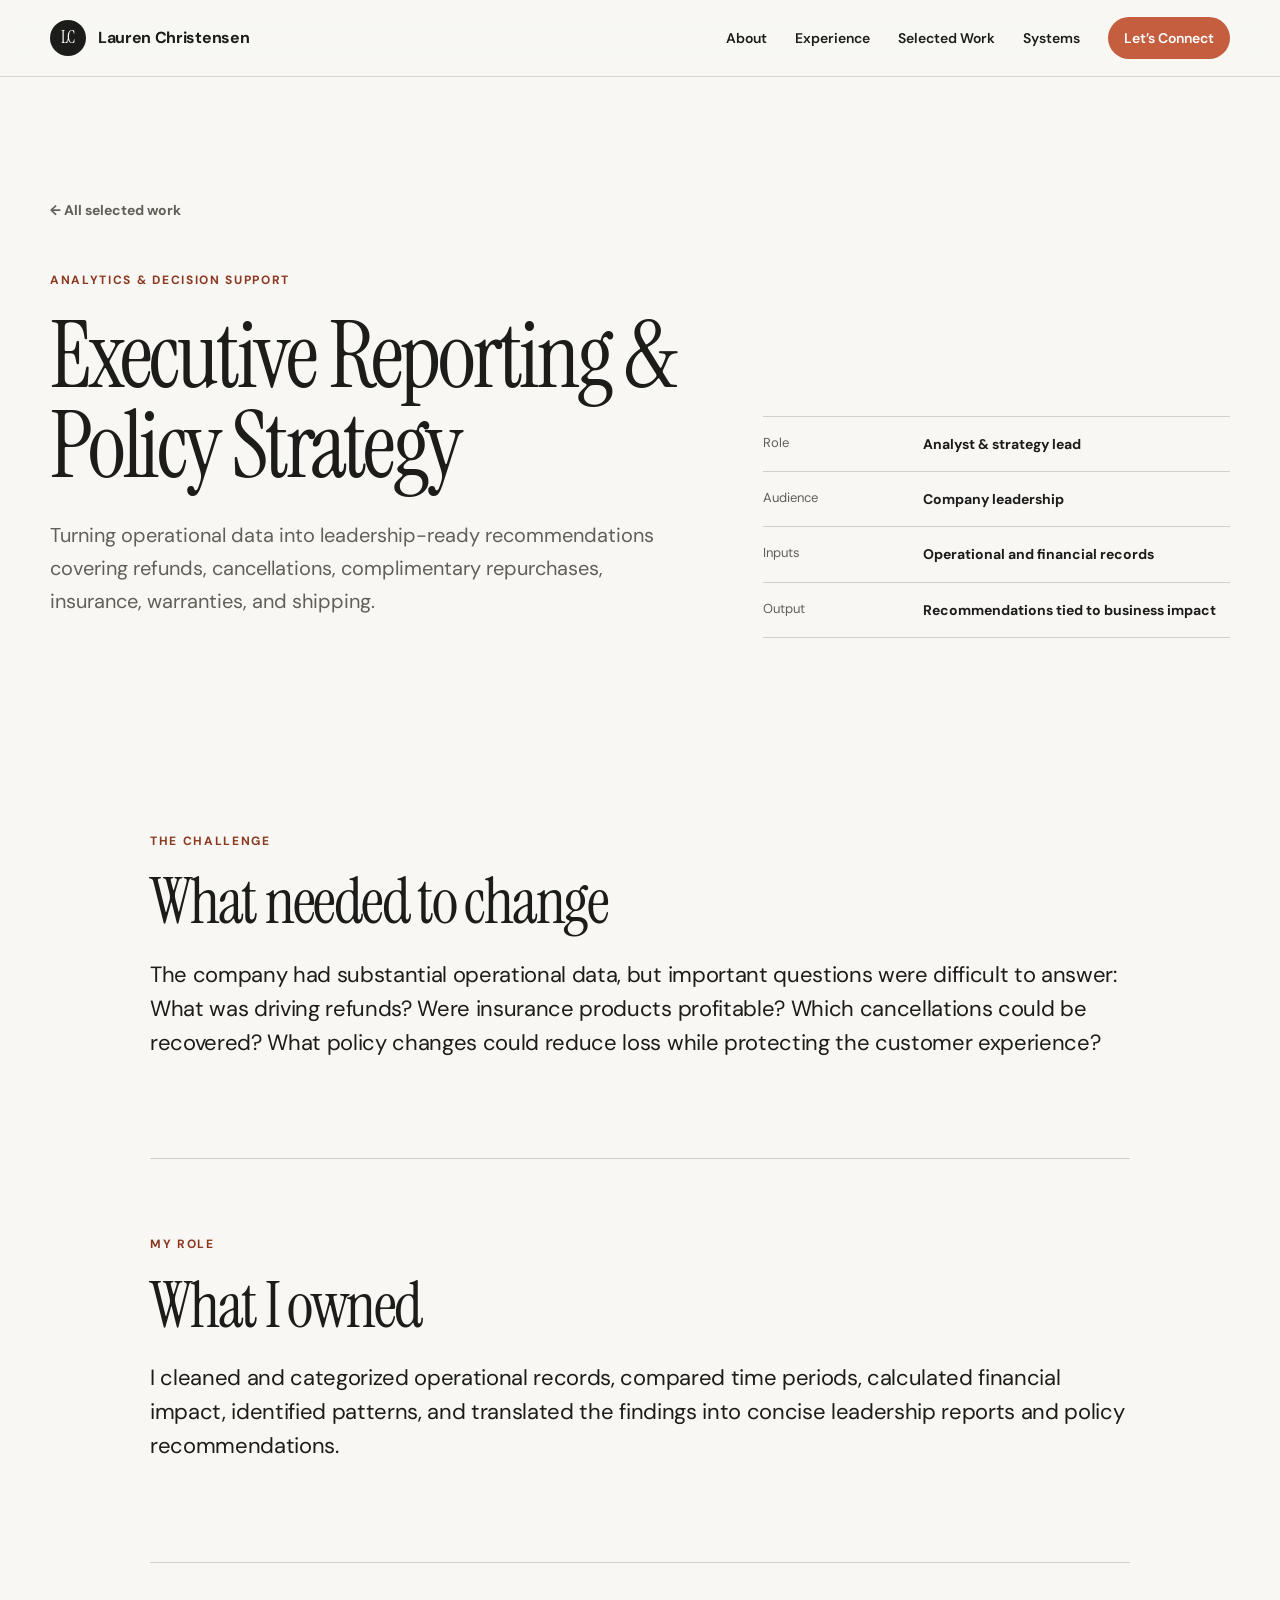
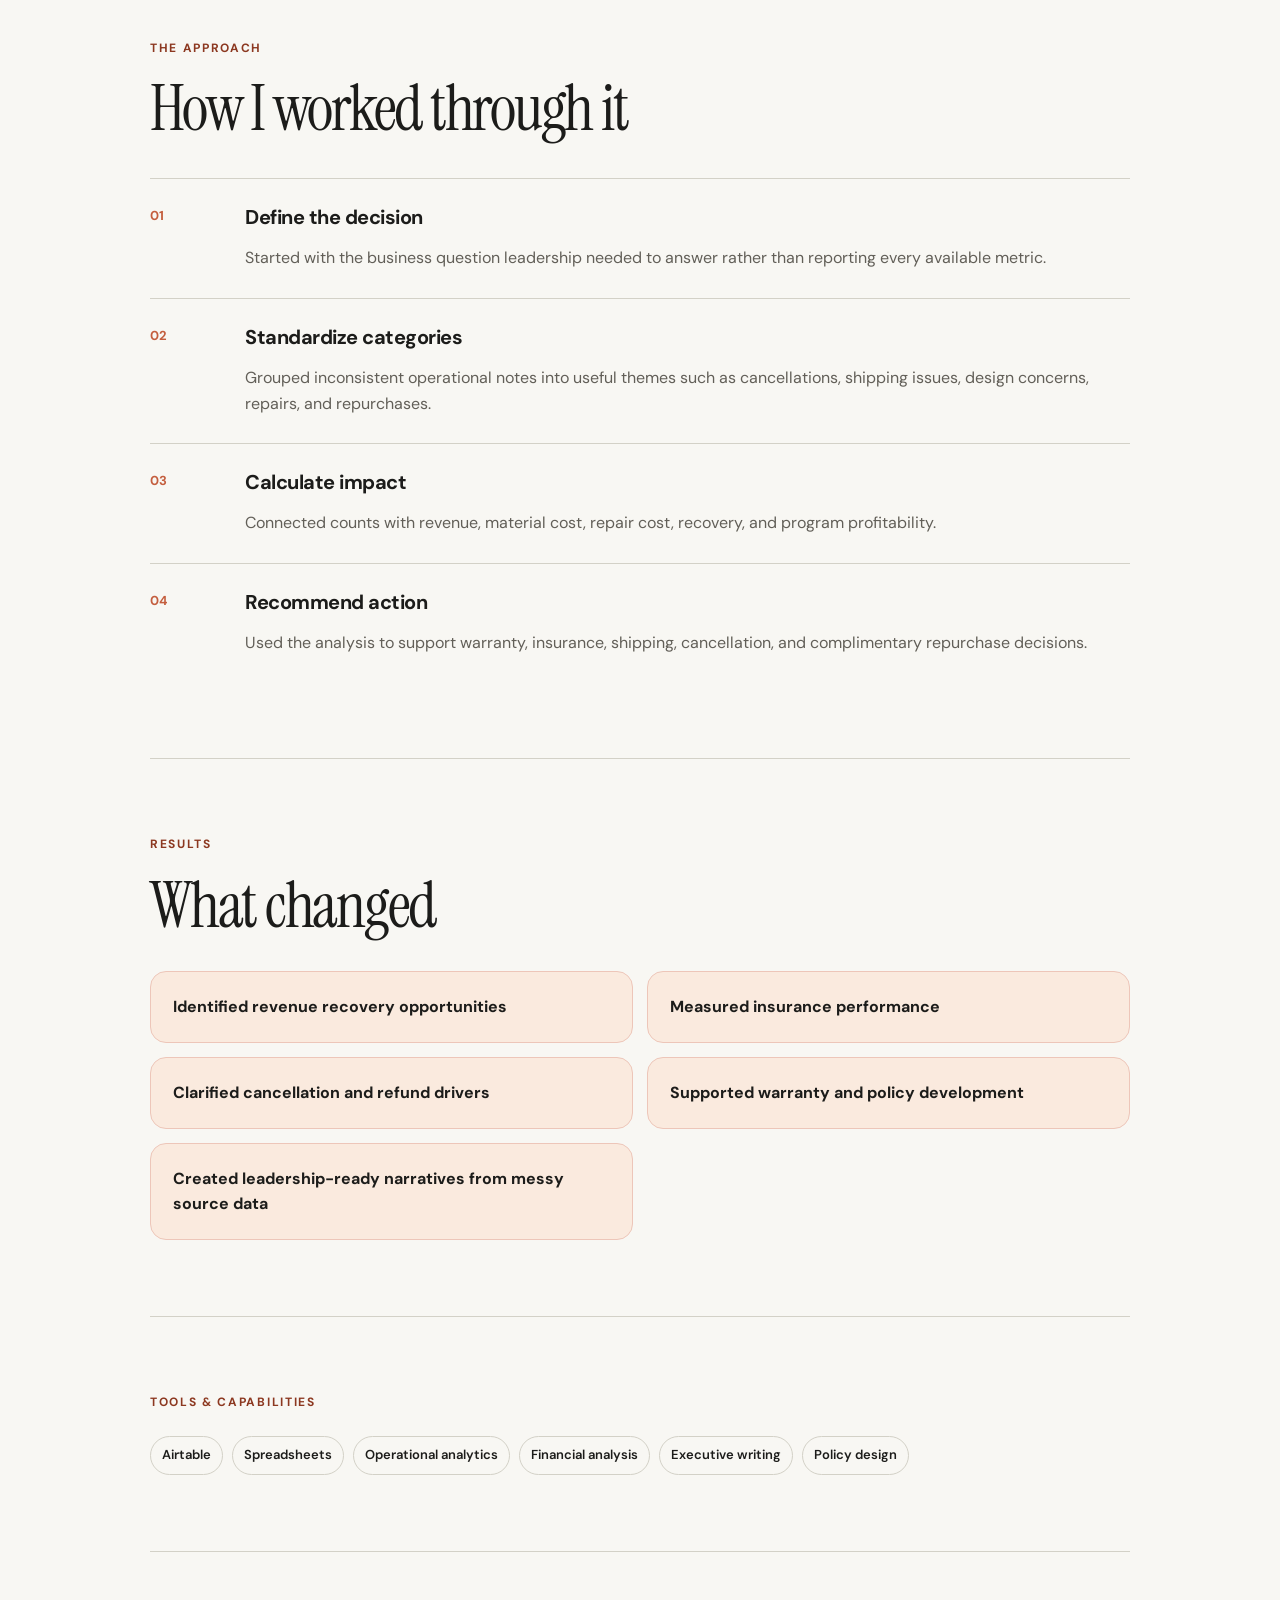
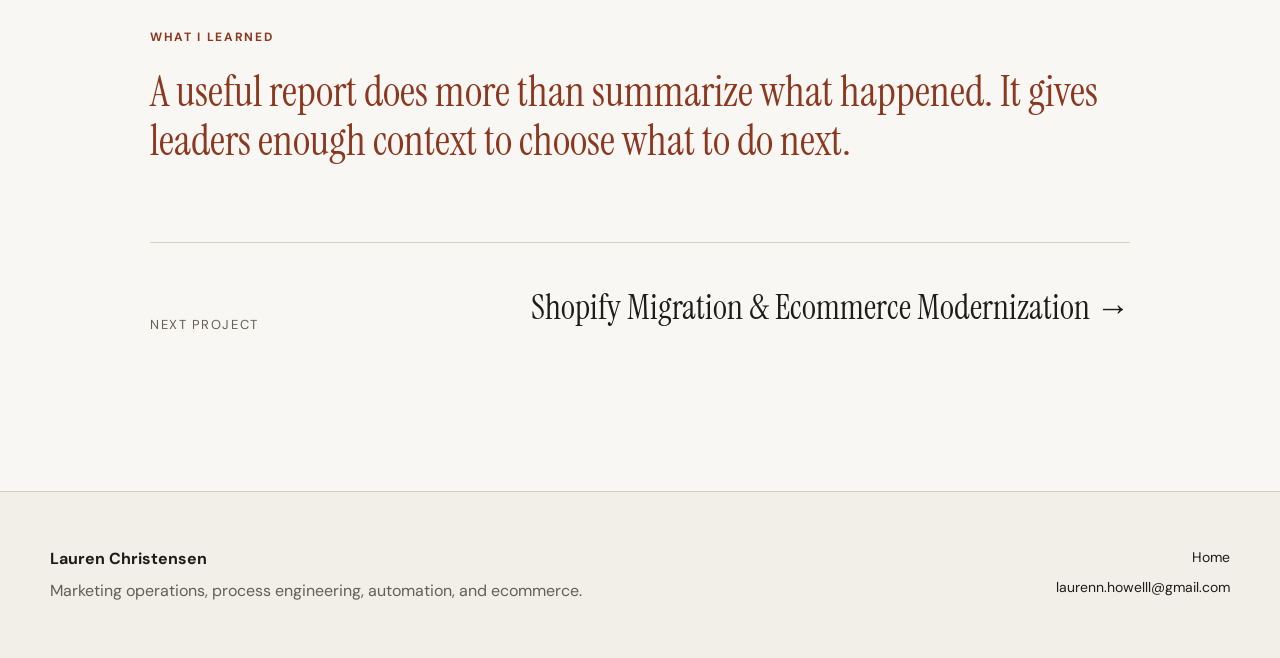
<file: executive-reporting.html>
<!doctype html>
<html lang="en">
<head>
  <meta charset="utf-8">
  <meta name="viewport" content="width=device-width, initial-scale=1">
  <title>Executive Reporting &amp; Policy Strategy | Lauren Christensen</title>
  <meta name="description" content="Turning operational data into leadership-ready recommendations covering refunds, cancellations, complimentary repurchases, insurance, warranties, and shipping.">
  <link rel="stylesheet" href="styles.css">
  <script src="site.js" defer></script>
  
</head>
<body>
  <a class="skip-link" href="#main">Skip to content</a>
  
<header class="site-header">
  <div class="shell nav-shell">
    <a class="wordmark" href="index.html">
      <span class="wordmark-mark">LC</span>
      <span>Lauren Christensen</span>
    </a>
    <button class="menu-toggle" aria-expanded="false" aria-controls="main-nav">Menu</button>
    <nav id="main-nav" aria-label="Main navigation">
      <a href="index.html#about">About</a>
      <a href="index.html#experience">Experience</a>
      <a href="projects.html">Selected Work</a>
      <a href="index.html#systems">Systems</a>
      <a href="index.html#contact" class="nav-cta">Let’s Connect</a>
    </nav>
  </div>
</header>

  <main id="main">
    <section class="case-hero section">
      <div class="shell">
        <a class="back-link" href="projects.html">← All selected work</a>
        <div class="case-hero-grid">
          <div class="reveal">
            <p class="eyebrow">Analytics & Decision Support</p>
            <h1>Executive Reporting & Policy Strategy</h1>
            <p class="hero-lede">Turning operational data into leadership-ready recommendations covering refunds, cancellations, complimentary repurchases, insurance, warranties, and shipping.</p>
          </div>
          <div class="case-meta reveal"><div><span>Role</span><strong>Analyst & strategy lead</strong></div><div><span>Audience</span><strong>Company leadership</strong></div><div><span>Inputs</span><strong>Operational and financial records</strong></div><div><span>Output</span><strong>Recommendations tied to business impact</strong></div></div>
        </div>
      </div>
    </section>
    <section class="case-body section no-top">
      <div class="shell case-content">
        <section class="case-section reveal"><p class="eyebrow">The challenge</p><h2>What needed to change</h2><p class="large-copy">The company had substantial operational data, but important questions were difficult to answer: What was driving refunds? Were insurance products profitable? Which cancellations could be recovered? What policy changes could reduce loss while protecting the customer experience?</p></section>
        <section class="case-section reveal"><p class="eyebrow">My role</p><h2>What I owned</h2><p class="large-copy">I cleaned and categorized operational records, compared time periods, calculated financial impact, identified patterns, and translated the findings into concise leadership reports and policy recommendations.</p></section>
        <section class="case-section reveal"><p class="eyebrow">The approach</p><h2>How I worked through it</h2><div class="approach-list"><div class='approach-item'><span>01</span><div><h3>Define the decision</h3><p>Started with the business question leadership needed to answer rather than reporting every available metric.</p></div></div><div class='approach-item'><span>02</span><div><h3>Standardize categories</h3><p>Grouped inconsistent operational notes into useful themes such as cancellations, shipping issues, design concerns, repairs, and repurchases.</p></div></div><div class='approach-item'><span>03</span><div><h3>Calculate impact</h3><p>Connected counts with revenue, material cost, repair cost, recovery, and program profitability.</p></div></div><div class='approach-item'><span>04</span><div><h3>Recommend action</h3><p>Used the analysis to support warranty, insurance, shipping, cancellation, and complimentary repurchase decisions.</p></div></div></div></section>
        
        <section class="case-section reveal"><p class="eyebrow">Results</p><h2>What changed</h2><div class="results-grid"><div class='result-chip'>Identified revenue recovery opportunities</div><div class='result-chip'>Measured insurance performance</div><div class='result-chip'>Clarified cancellation and refund drivers</div><div class='result-chip'>Supported warranty and policy development</div><div class='result-chip'>Created leadership-ready narratives from messy source data</div></div></section>
        <section class="case-section reveal"><p class="eyebrow">Tools & capabilities</p><div class="tool-list case-tools"><span>Airtable</span><span>Spreadsheets</span><span>Operational analytics</span><span>Financial analysis</span><span>Executive writing</span><span>Policy design</span></div></section>
        <section class="case-section lesson reveal"><p class="eyebrow">What I learned</p><blockquote>A useful report does more than summarize what happened. It gives leaders enough context to choose what to do next.</blockquote></section>
        <a class="next-project reveal" href="shopify-migration.html"><span>Next project</span><strong>Shopify Migration & Ecommerce Modernization →</strong></a>
      </div>
    </section>
    </main>
  
<footer>
  <div class="shell footer-grid">
    <div>
      <strong>Lauren Christensen</strong>
      <p>Marketing operations, process engineering, automation, and ecommerce.</p>
    </div>
    <div class="footer-links">
      <a href="index.html">Home</a>
      <a href="mailto:laurenn.howelll@gmail.com">laurenn.howelll@gmail.com</a>
    </div>
  </div>
</footer>

</body>
</html>
</file>
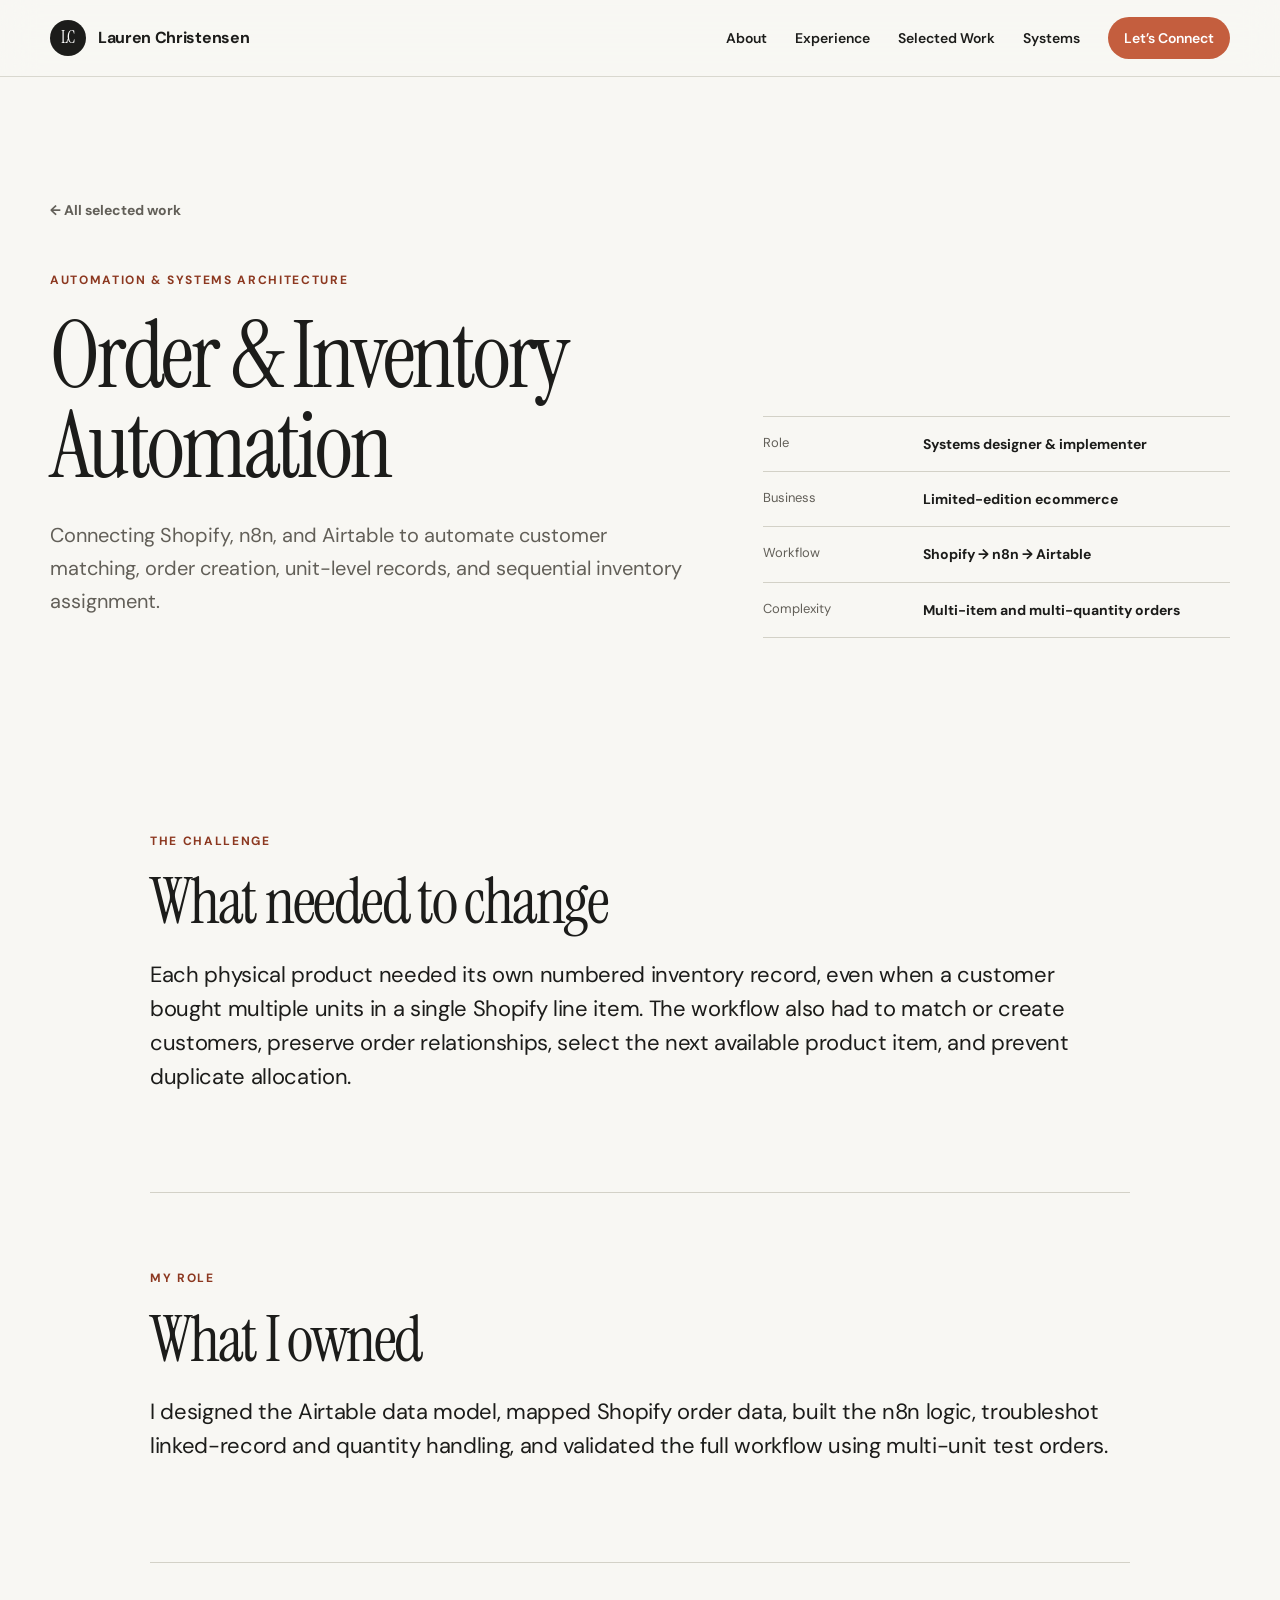
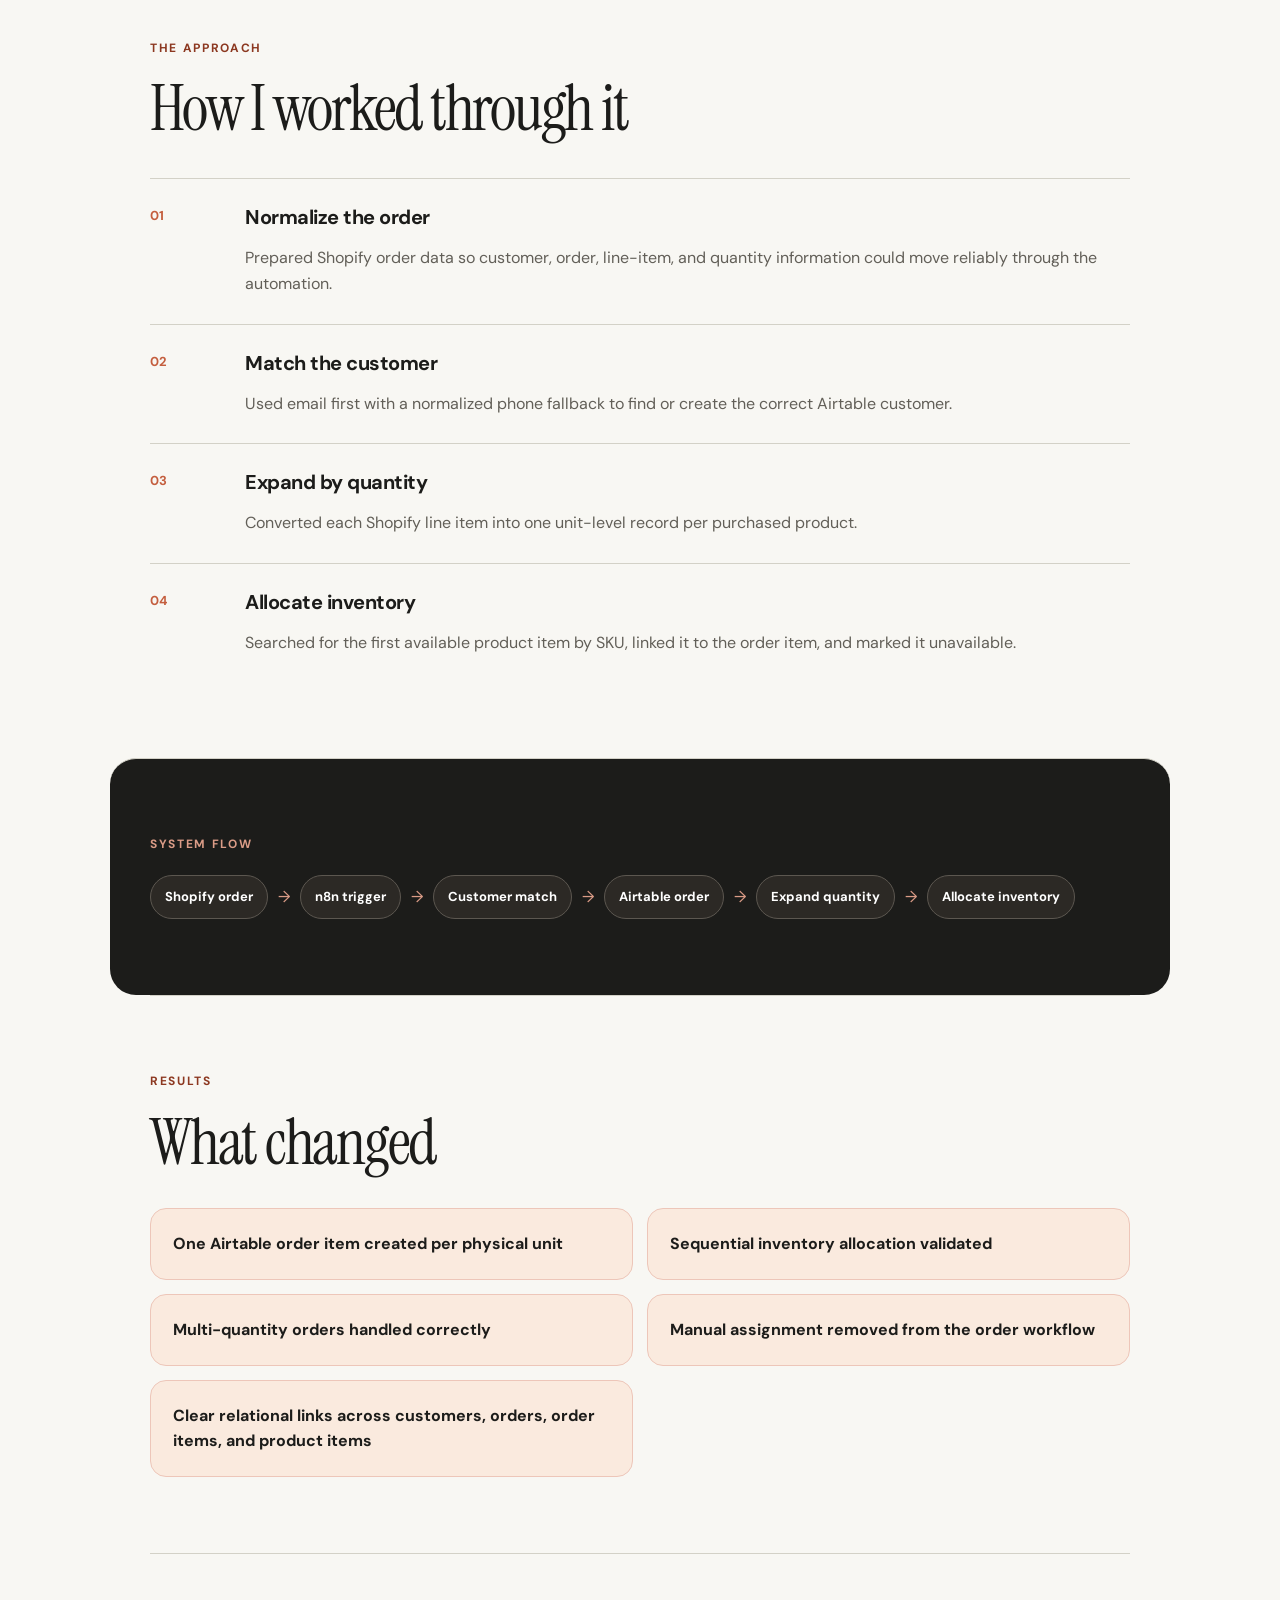
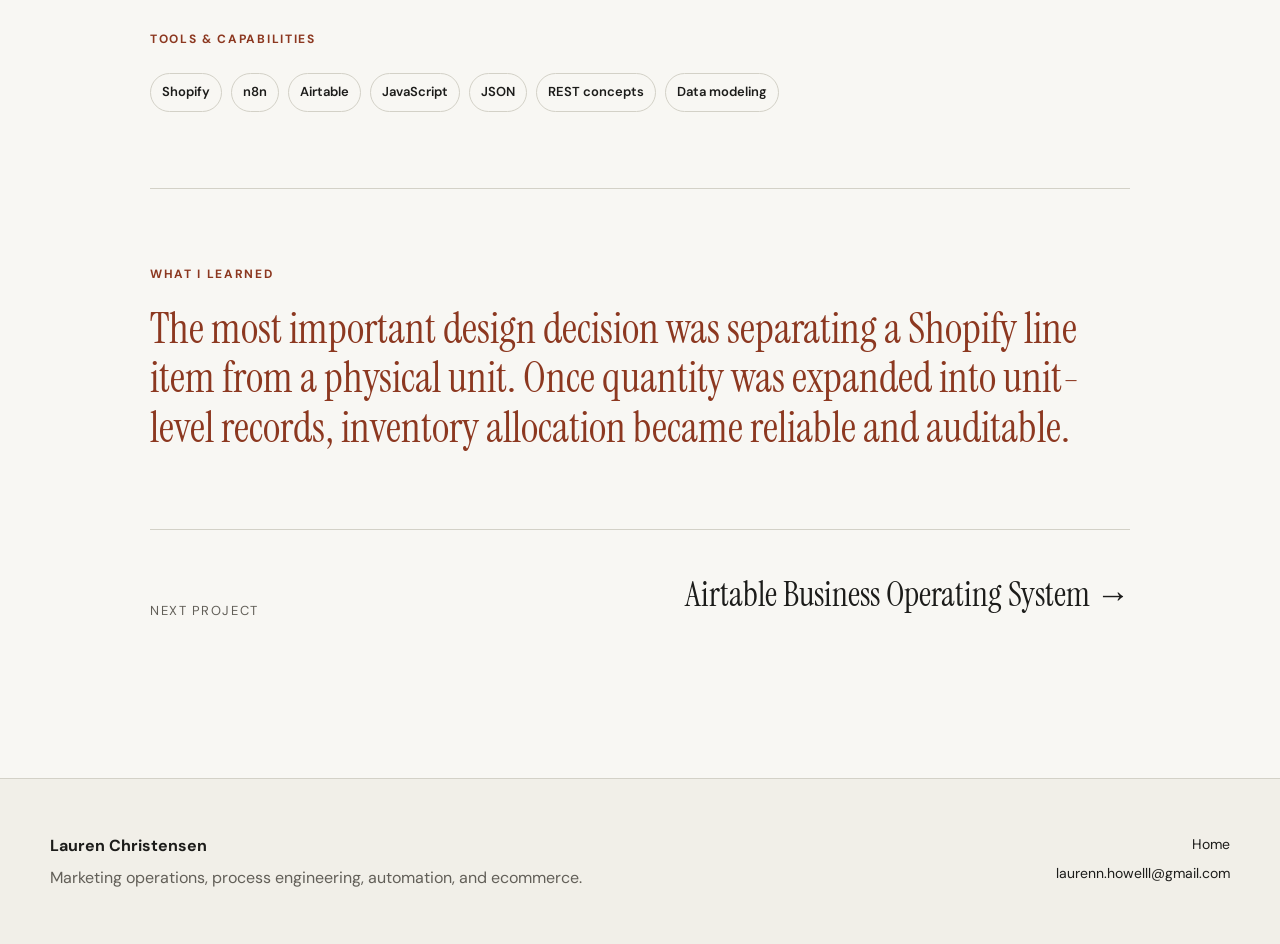
<file: order-inventory-automation.html>
<!doctype html>
<html lang="en">
<head>
  <meta charset="utf-8">
  <meta name="viewport" content="width=device-width, initial-scale=1">
  <title>Order &amp; Inventory Automation | Lauren Christensen</title>
  <meta name="description" content="Connecting Shopify, n8n, and Airtable to automate customer matching, order creation, unit-level records, and sequential inventory assignment.">
  <link rel="stylesheet" href="styles.css">
  <script src="site.js" defer></script>
  
</head>
<body>
  <a class="skip-link" href="#main">Skip to content</a>
  
<header class="site-header">
  <div class="shell nav-shell">
    <a class="wordmark" href="index.html">
      <span class="wordmark-mark">LC</span>
      <span>Lauren Christensen</span>
    </a>
    <button class="menu-toggle" aria-expanded="false" aria-controls="main-nav">Menu</button>
    <nav id="main-nav" aria-label="Main navigation">
      <a href="index.html#about">About</a>
      <a href="index.html#experience">Experience</a>
      <a href="projects.html">Selected Work</a>
      <a href="index.html#systems">Systems</a>
      <a href="index.html#contact" class="nav-cta">Let’s Connect</a>
    </nav>
  </div>
</header>

  <main id="main">
    <section class="case-hero section">
      <div class="shell">
        <a class="back-link" href="projects.html">← All selected work</a>
        <div class="case-hero-grid">
          <div class="reveal">
            <p class="eyebrow">Automation & Systems Architecture</p>
            <h1>Order & Inventory Automation</h1>
            <p class="hero-lede">Connecting Shopify, n8n, and Airtable to automate customer matching, order creation, unit-level records, and sequential inventory assignment.</p>
          </div>
          <div class="case-meta reveal"><div><span>Role</span><strong>Systems designer & implementer</strong></div><div><span>Business</span><strong>Limited-edition ecommerce</strong></div><div><span>Workflow</span><strong>Shopify → n8n → Airtable</strong></div><div><span>Complexity</span><strong>Multi-item and multi-quantity orders</strong></div></div>
        </div>
      </div>
    </section>
    <section class="case-body section no-top">
      <div class="shell case-content">
        <section class="case-section reveal"><p class="eyebrow">The challenge</p><h2>What needed to change</h2><p class="large-copy">Each physical product needed its own numbered inventory record, even when a customer bought multiple units in a single Shopify line item. The workflow also had to match or create customers, preserve order relationships, select the next available product item, and prevent duplicate allocation.</p></section>
        <section class="case-section reveal"><p class="eyebrow">My role</p><h2>What I owned</h2><p class="large-copy">I designed the Airtable data model, mapped Shopify order data, built the n8n logic, troubleshot linked-record and quantity handling, and validated the full workflow using multi-unit test orders.</p></section>
        <section class="case-section reveal"><p class="eyebrow">The approach</p><h2>How I worked through it</h2><div class="approach-list"><div class='approach-item'><span>01</span><div><h3>Normalize the order</h3><p>Prepared Shopify order data so customer, order, line-item, and quantity information could move reliably through the automation.</p></div></div><div class='approach-item'><span>02</span><div><h3>Match the customer</h3><p>Used email first with a normalized phone fallback to find or create the correct Airtable customer.</p></div></div><div class='approach-item'><span>03</span><div><h3>Expand by quantity</h3><p>Converted each Shopify line item into one unit-level record per purchased product.</p></div></div><div class='approach-item'><span>04</span><div><h3>Allocate inventory</h3><p>Searched for the first available product item by SKU, linked it to the order item, and marked it unavailable.</p></div></div></div></section>
        
        <section class="case-section workflow-section">
          <p class="eyebrow">System flow</p>
          <div class="large-flow">
            <span>Shopify order</span><i>→</i><span>n8n trigger</span><i>→</i><span>Customer match</span><i>→</i><span>Airtable order</span><i>→</i><span>Expand quantity</span><i>→</i><span>Allocate inventory</span>
          </div>
        </section>
        <section class="case-section reveal"><p class="eyebrow">Results</p><h2>What changed</h2><div class="results-grid"><div class='result-chip'>One Airtable order item created per physical unit</div><div class='result-chip'>Sequential inventory allocation validated</div><div class='result-chip'>Multi-quantity orders handled correctly</div><div class='result-chip'>Manual assignment removed from the order workflow</div><div class='result-chip'>Clear relational links across customers, orders, order items, and product items</div></div></section>
        <section class="case-section reveal"><p class="eyebrow">Tools & capabilities</p><div class="tool-list case-tools"><span>Shopify</span><span>n8n</span><span>Airtable</span><span>JavaScript</span><span>JSON</span><span>REST concepts</span><span>Data modeling</span></div></section>
        <section class="case-section lesson reveal"><p class="eyebrow">What I learned</p><blockquote>The most important design decision was separating a Shopify line item from a physical unit. Once quantity was expanded into unit-level records, inventory allocation became reliable and auditable.</blockquote></section>
        <a class="next-project reveal" href="airtable-operating-system.html"><span>Next project</span><strong>Airtable Business Operating System →</strong></a>
      </div>
    </section>
    </main>
  
<footer>
  <div class="shell footer-grid">
    <div>
      <strong>Lauren Christensen</strong>
      <p>Marketing operations, process engineering, automation, and ecommerce.</p>
    </div>
    <div class="footer-links">
      <a href="index.html">Home</a>
      <a href="mailto:laurenn.howelll@gmail.com">laurenn.howelll@gmail.com</a>
    </div>
  </div>
</footer>

</body>
</html>
</file>
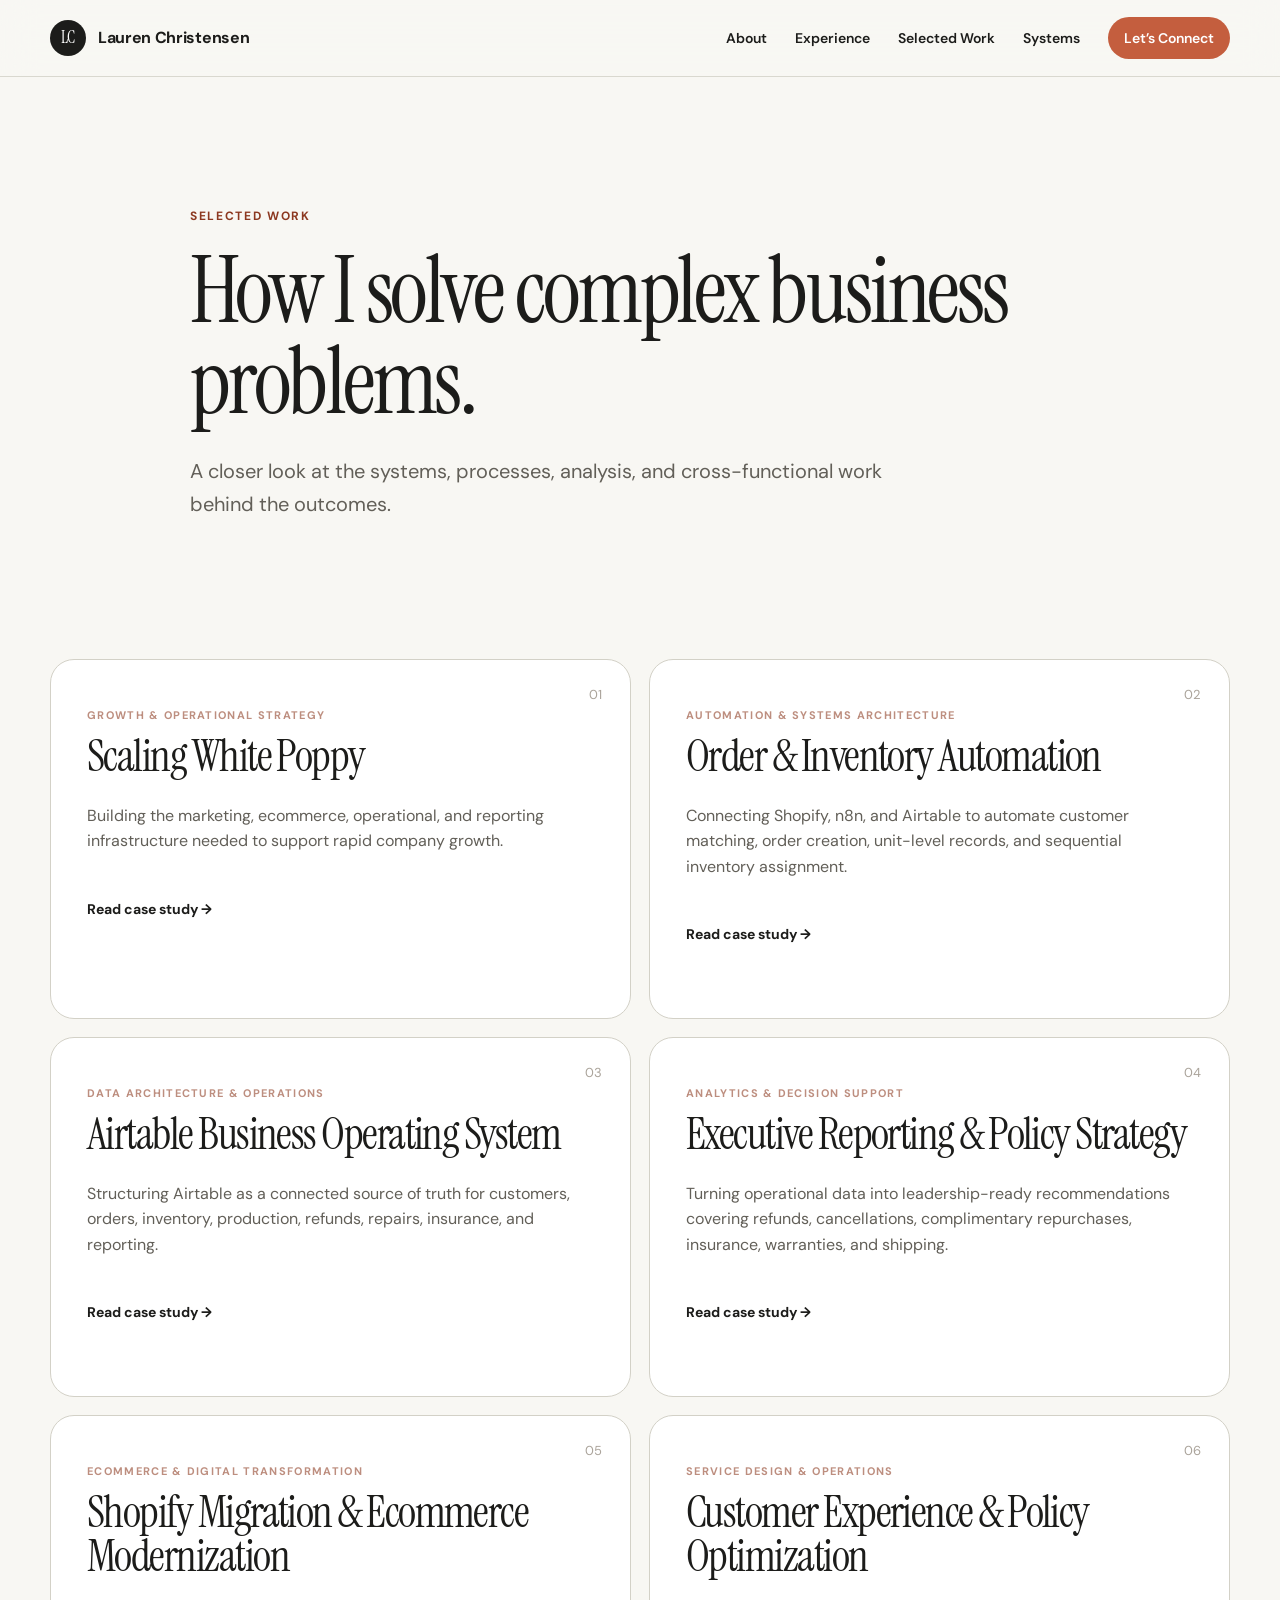
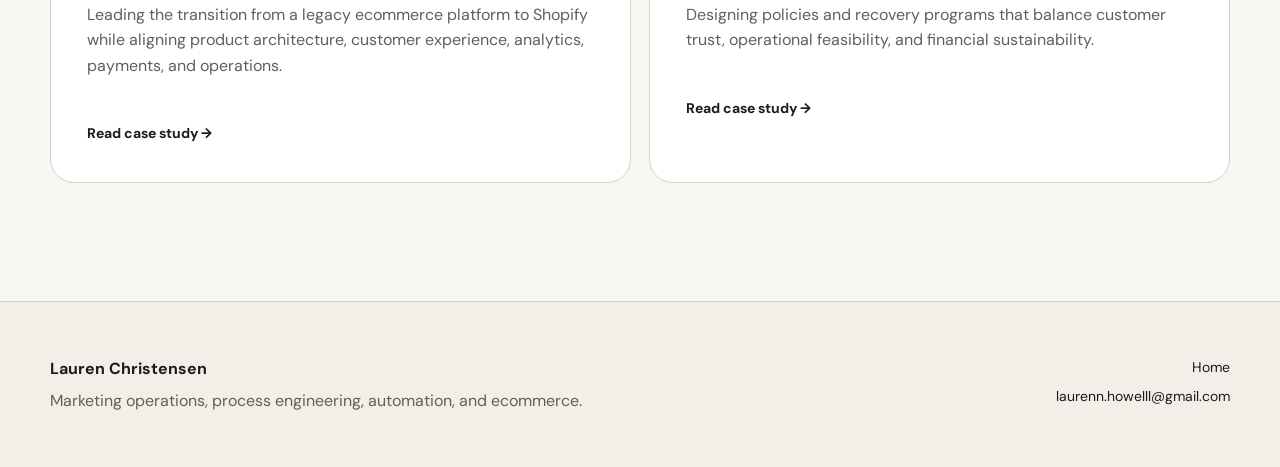
<file: projects.html>
<!doctype html>
<html lang="en">
<head>
  <meta charset="utf-8">
  <meta name="viewport" content="width=device-width, initial-scale=1">
  <title>Selected Work | Lauren Christensen</title>
  <meta name="description" content="Case studies in marketing operations, business systems, automation, ecommerce, and process engineering.">
  <link rel="stylesheet" href="styles.css">
  <script src="site.js" defer></script>
  
</head>
<body>
  <a class="skip-link" href="#main">Skip to content</a>
  
<header class="site-header">
  <div class="shell nav-shell">
    <a class="wordmark" href="index.html">
      <span class="wordmark-mark">LC</span>
      <span>Lauren Christensen</span>
    </a>
    <button class="menu-toggle" aria-expanded="false" aria-controls="main-nav">Menu</button>
    <nav id="main-nav" aria-label="Main navigation">
      <a href="index.html#about">About</a>
      <a href="index.html#experience">Experience</a>
      <a href="projects.html">Selected Work</a>
      <a href="index.html#systems">Systems</a>
      <a href="index.html#contact" class="nav-cta">Let’s Connect</a>
    </nav>
  </div>
</header>

  <main id="main">
<section class="page-hero section">
  <div class="shell narrow reveal">
    <p class="eyebrow">Selected work</p>
    <h1>How I solve complex business problems.</h1>
    <p class="hero-lede">A closer look at the systems, processes, analysis, and cross-functional work behind the outcomes.</p>
  </div>
</section>
<section class="section no-top">
  <div class="shell project-index-grid">
    <a class="project-index-card reveal" href="scaling-white-poppy.html">
      <span class="project-index-number">01</span>
      <p class="case-category">Growth & Operational Strategy</p>
      <h2>Scaling White Poppy</h2>
      <p>Building the marketing, ecommerce, operational, and reporting infrastructure needed to support rapid company growth.</p>
      <span class="case-link">Read case study →</span>
    </a><a class="project-index-card reveal" href="order-inventory-automation.html">
      <span class="project-index-number">02</span>
      <p class="case-category">Automation & Systems Architecture</p>
      <h2>Order & Inventory Automation</h2>
      <p>Connecting Shopify, n8n, and Airtable to automate customer matching, order creation, unit-level records, and sequential inventory assignment.</p>
      <span class="case-link">Read case study →</span>
    </a><a class="project-index-card reveal" href="airtable-operating-system.html">
      <span class="project-index-number">03</span>
      <p class="case-category">Data Architecture & Operations</p>
      <h2>Airtable Business Operating System</h2>
      <p>Structuring Airtable as a connected source of truth for customers, orders, inventory, production, refunds, repairs, insurance, and reporting.</p>
      <span class="case-link">Read case study →</span>
    </a><a class="project-index-card reveal" href="executive-reporting.html">
      <span class="project-index-number">04</span>
      <p class="case-category">Analytics & Decision Support</p>
      <h2>Executive Reporting & Policy Strategy</h2>
      <p>Turning operational data into leadership-ready recommendations covering refunds, cancellations, complimentary repurchases, insurance, warranties, and shipping.</p>
      <span class="case-link">Read case study →</span>
    </a><a class="project-index-card reveal" href="shopify-migration.html">
      <span class="project-index-number">05</span>
      <p class="case-category">Ecommerce & Digital Transformation</p>
      <h2>Shopify Migration & Ecommerce Modernization</h2>
      <p>Leading the transition from a legacy ecommerce platform to Shopify while aligning product architecture, customer experience, analytics, payments, and operations.</p>
      <span class="case-link">Read case study →</span>
    </a><a class="project-index-card reveal" href="customer-experience-policy.html">
      <span class="project-index-number">06</span>
      <p class="case-category">Service Design & Operations</p>
      <h2>Customer Experience & Policy Optimization</h2>
      <p>Designing policies and recovery programs that balance customer trust, operational feasibility, and financial sustainability.</p>
      <span class="case-link">Read case study →</span>
    </a>
  </div>
</section>
</main>
  
<footer>
  <div class="shell footer-grid">
    <div>
      <strong>Lauren Christensen</strong>
      <p>Marketing operations, process engineering, automation, and ecommerce.</p>
    </div>
    <div class="footer-links">
      <a href="index.html">Home</a>
      <a href="mailto:laurenn.howelll@gmail.com">laurenn.howelll@gmail.com</a>
    </div>
  </div>
</footer>

</body>
</html>
</file>
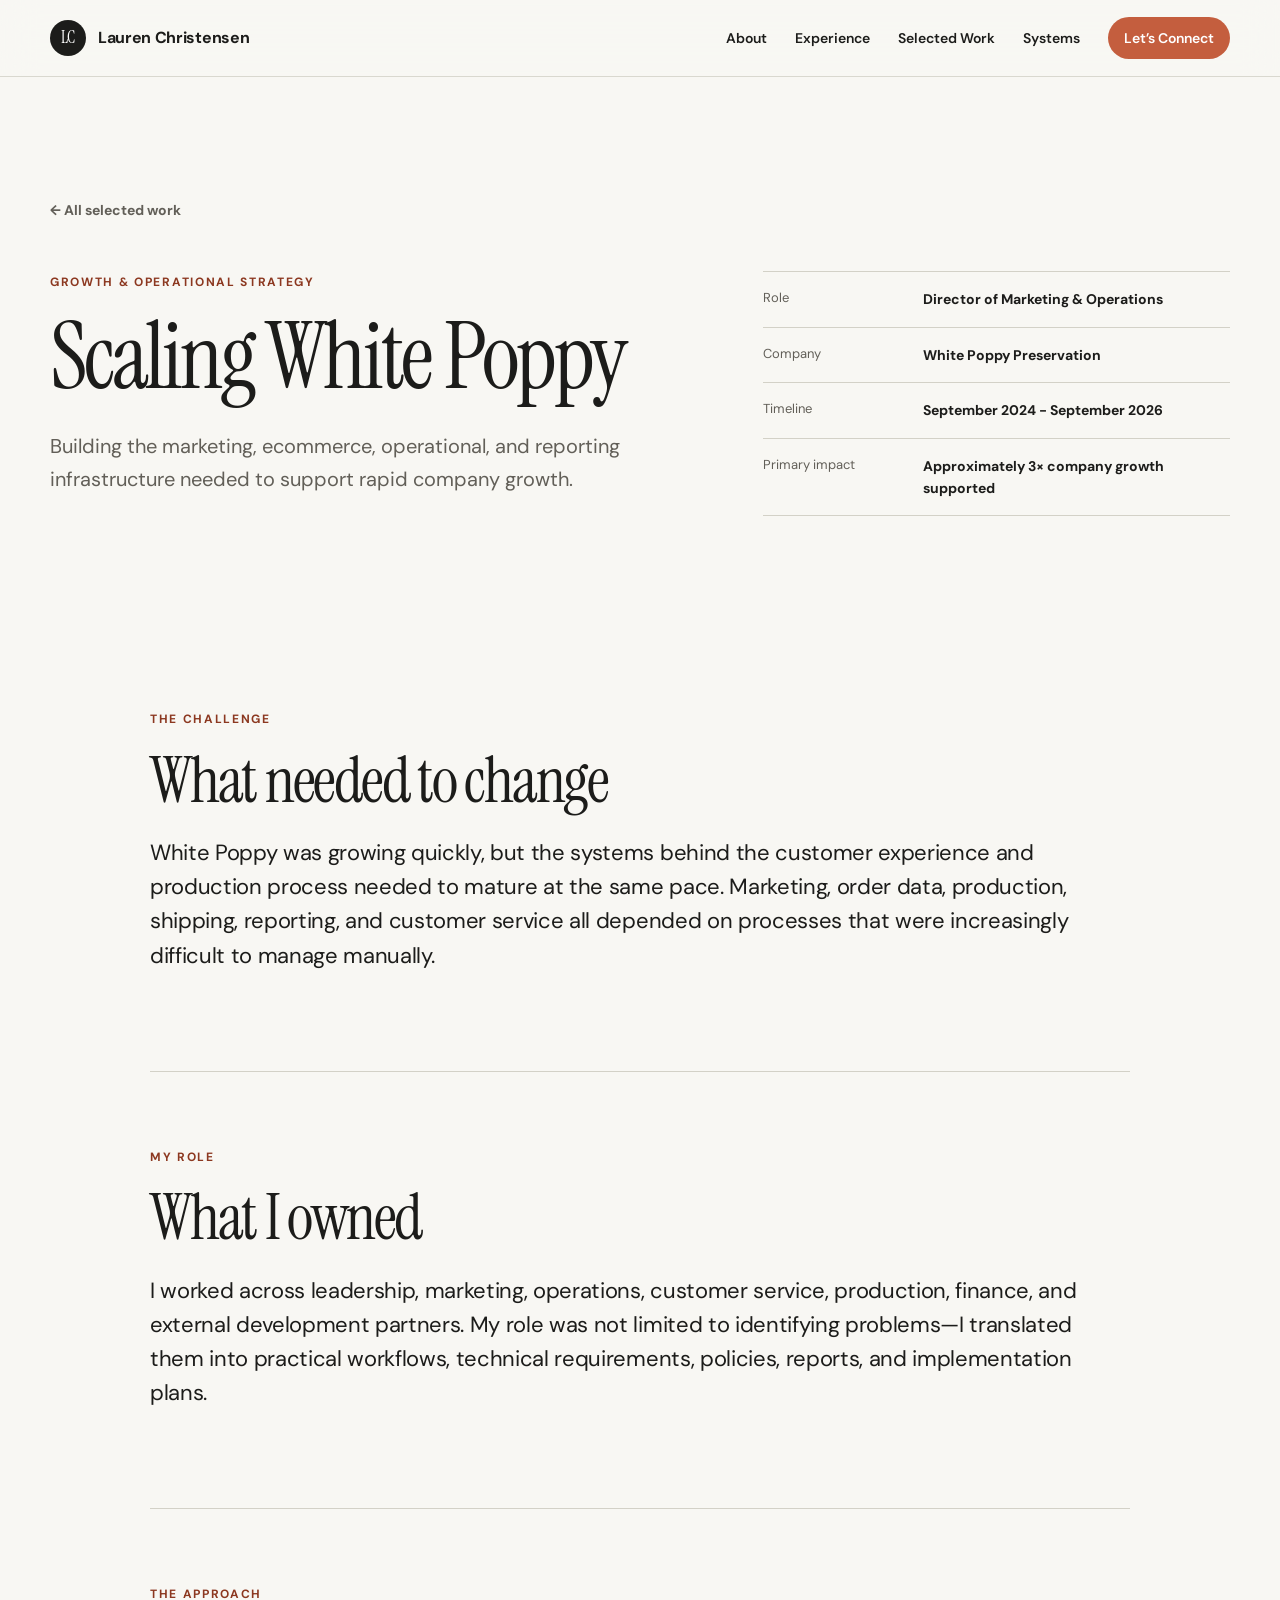
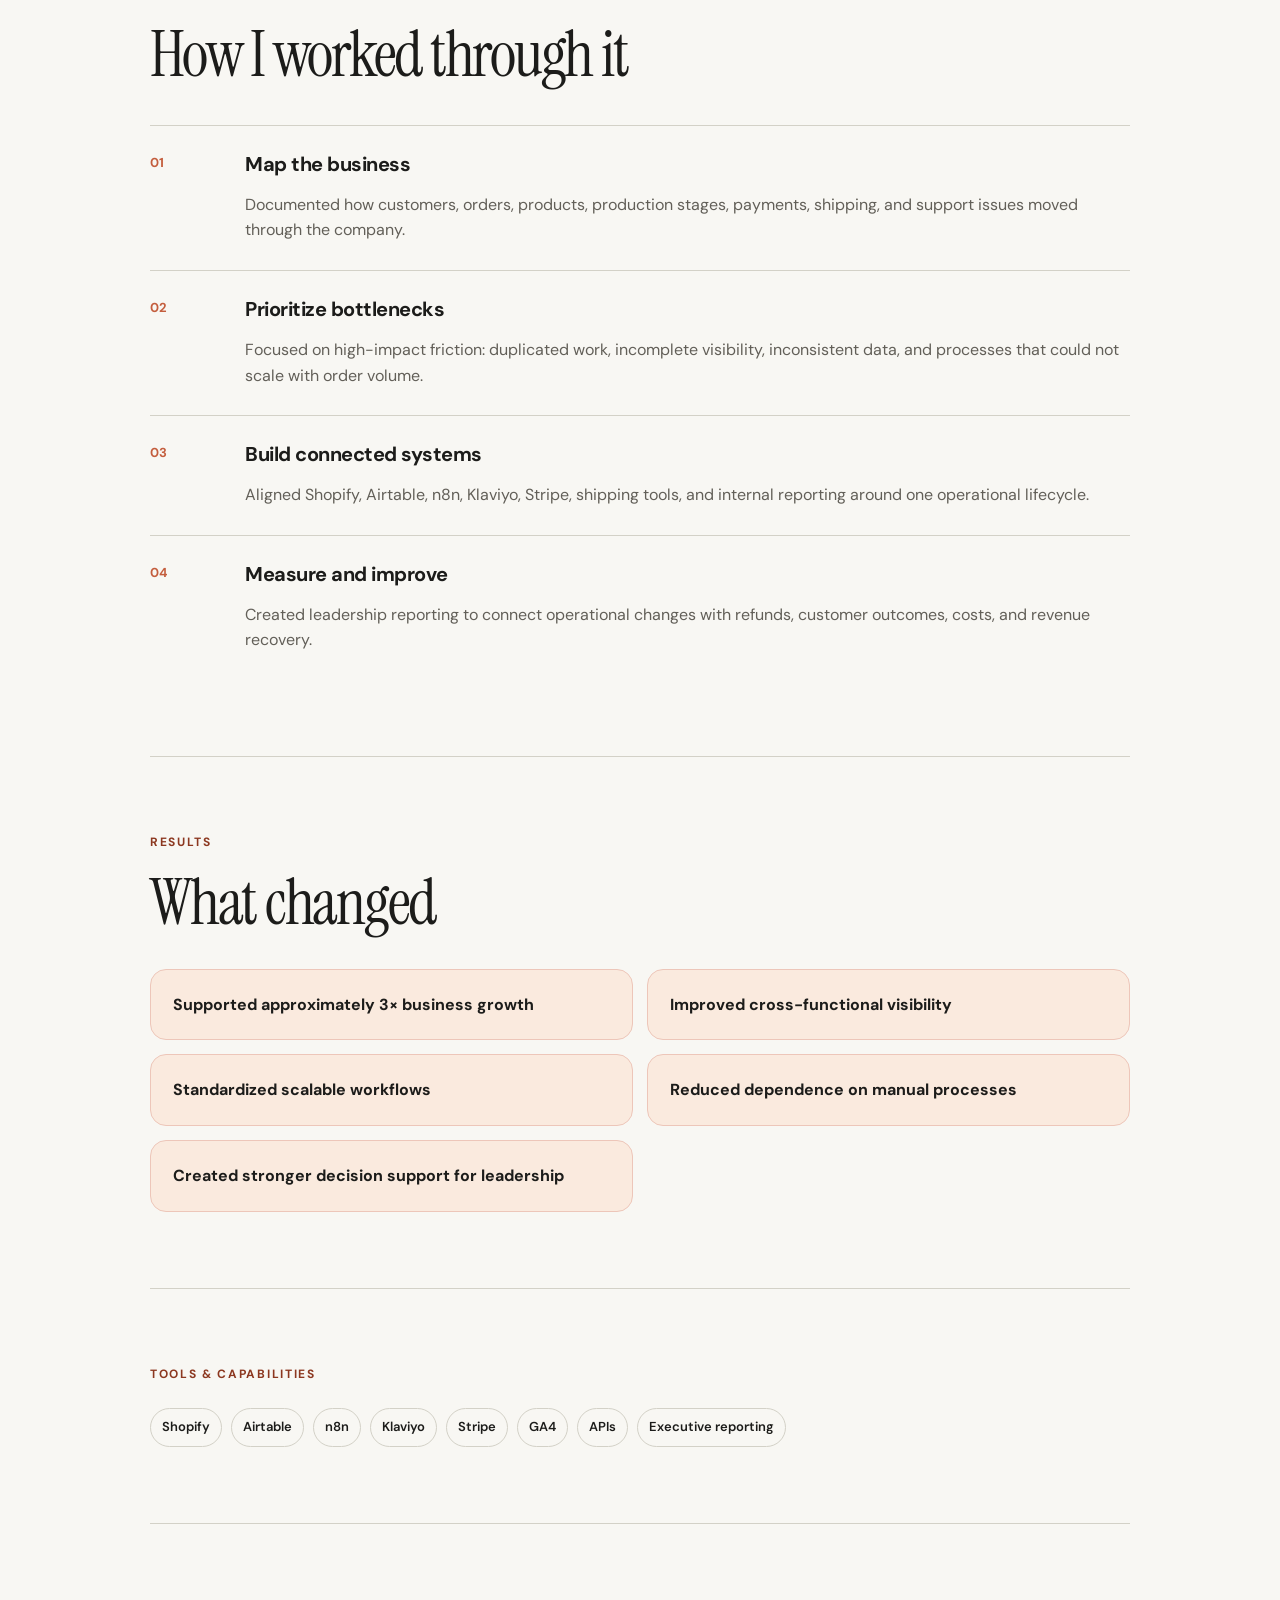
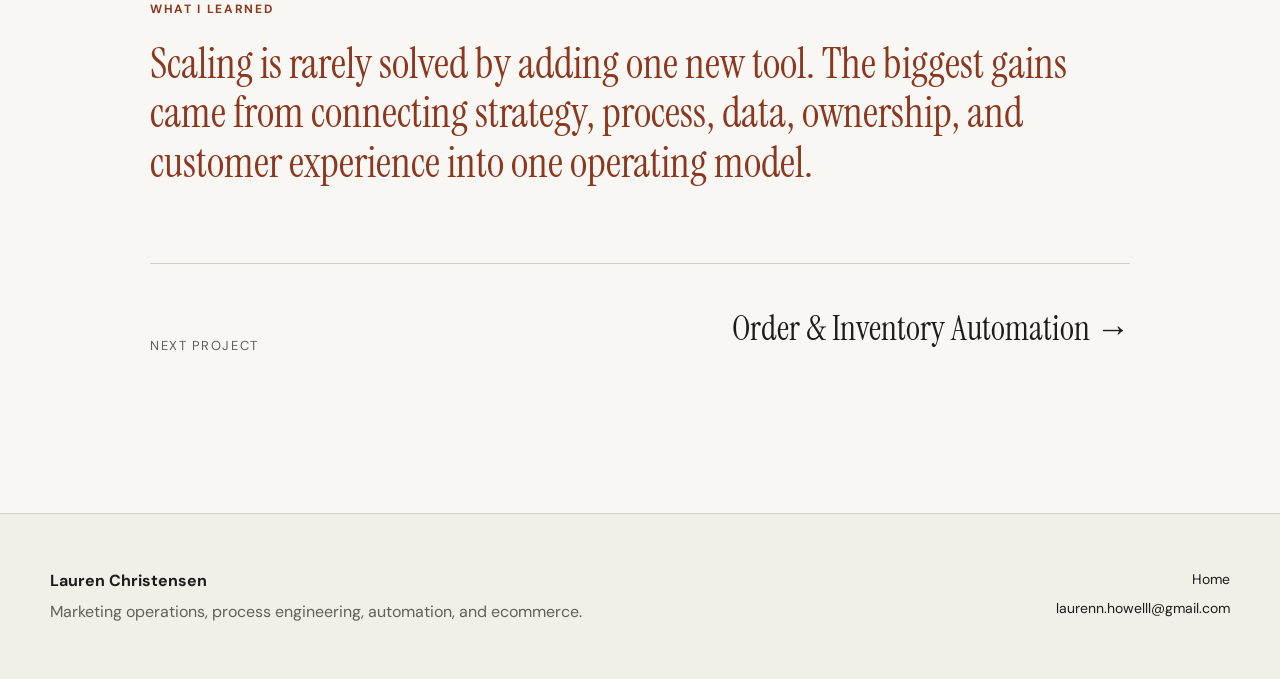
<file: scaling-white-poppy.html>
<!doctype html>
<html lang="en">
<head>
  <meta charset="utf-8">
  <meta name="viewport" content="width=device-width, initial-scale=1">
  <title>Scaling White Poppy | Lauren Christensen</title>
  <meta name="description" content="Building the marketing, ecommerce, operational, and reporting infrastructure needed to support rapid company growth.">
  <link rel="stylesheet" href="styles.css">
  <script src="site.js" defer></script>
  
</head>
<body>
  <a class="skip-link" href="#main">Skip to content</a>
  
<header class="site-header">
  <div class="shell nav-shell">
    <a class="wordmark" href="index.html">
      <span class="wordmark-mark">LC</span>
      <span>Lauren Christensen</span>
    </a>
    <button class="menu-toggle" aria-expanded="false" aria-controls="main-nav">Menu</button>
    <nav id="main-nav" aria-label="Main navigation">
      <a href="index.html#about">About</a>
      <a href="index.html#experience">Experience</a>
      <a href="projects.html">Selected Work</a>
      <a href="index.html#systems">Systems</a>
      <a href="index.html#contact" class="nav-cta">Let’s Connect</a>
    </nav>
  </div>
</header>

  <main id="main">
    <section class="case-hero section">
      <div class="shell">
        <a class="back-link" href="projects.html">← All selected work</a>
        <div class="case-hero-grid">
          <div class="reveal">
            <p class="eyebrow">Growth & Operational Strategy</p>
            <h1>Scaling White Poppy</h1>
            <p class="hero-lede">Building the marketing, ecommerce, operational, and reporting infrastructure needed to support rapid company growth.</p>
          </div>
          <div class="case-meta reveal"><div><span>Role</span><strong>Director of Marketing & Operations</strong></div><div><span>Company</span><strong>White Poppy Preservation</strong></div><div><span>Timeline</span><strong>September 2024 - September 2026</strong></div><div><span>Primary impact</span><strong>Approximately 3× company growth supported</strong></div></div>
        </div>
      </div>
    </section>
    <section class="case-body section no-top">
      <div class="shell case-content">
        <section class="case-section reveal"><p class="eyebrow">The challenge</p><h2>What needed to change</h2><p class="large-copy">White Poppy was growing quickly, but the systems behind the customer experience and production process needed to mature at the same pace. Marketing, order data, production, shipping, reporting, and customer service all depended on processes that were increasingly difficult to manage manually.</p></section>
        <section class="case-section reveal"><p class="eyebrow">My role</p><h2>What I owned</h2><p class="large-copy">I worked across leadership, marketing, operations, customer service, production, finance, and external development partners. My role was not limited to identifying problems—I translated them into practical workflows, technical requirements, policies, reports, and implementation plans.</p></section>
        <section class="case-section reveal"><p class="eyebrow">The approach</p><h2>How I worked through it</h2><div class="approach-list"><div class='approach-item'><span>01</span><div><h3>Map the business</h3><p>Documented how customers, orders, products, production stages, payments, shipping, and support issues moved through the company.</p></div></div><div class='approach-item'><span>02</span><div><h3>Prioritize bottlenecks</h3><p>Focused on high-impact friction: duplicated work, incomplete visibility, inconsistent data, and processes that could not scale with order volume.</p></div></div><div class='approach-item'><span>03</span><div><h3>Build connected systems</h3><p>Aligned Shopify, Airtable, n8n, Klaviyo, Stripe, shipping tools, and internal reporting around one operational lifecycle.</p></div></div><div class='approach-item'><span>04</span><div><h3>Measure and improve</h3><p>Created leadership reporting to connect operational changes with refunds, customer outcomes, costs, and revenue recovery.</p></div></div></div></section>
        
        <section class="case-section reveal"><p class="eyebrow">Results</p><h2>What changed</h2><div class="results-grid"><div class='result-chip'>Supported approximately 3× business growth</div><div class='result-chip'>Improved cross-functional visibility</div><div class='result-chip'>Standardized scalable workflows</div><div class='result-chip'>Reduced dependence on manual processes</div><div class='result-chip'>Created stronger decision support for leadership</div></div></section>
        <section class="case-section reveal"><p class="eyebrow">Tools & capabilities</p><div class="tool-list case-tools"><span>Shopify</span><span>Airtable</span><span>n8n</span><span>Klaviyo</span><span>Stripe</span><span>GA4</span><span>APIs</span><span>Executive reporting</span></div></section>
        <section class="case-section lesson reveal"><p class="eyebrow">What I learned</p><blockquote>Scaling is rarely solved by adding one new tool. The biggest gains came from connecting strategy, process, data, ownership, and customer experience into one operating model.</blockquote></section>
        <a class="next-project reveal" href="order-inventory-automation.html"><span>Next project</span><strong>Order & Inventory Automation →</strong></a>
      </div>
    </section>
    </main>
  
<footer>
  <div class="shell footer-grid">
    <div>
      <strong>Lauren Christensen</strong>
      <p>Marketing operations, process engineering, automation, and ecommerce.</p>
    </div>
    <div class="footer-links">
      <a href="index.html">Home</a>
      <a href="mailto:laurenn.howelll@gmail.com">laurenn.howelll@gmail.com</a>
    </div>
  </div>
</footer>

</body>
</html>
</file>
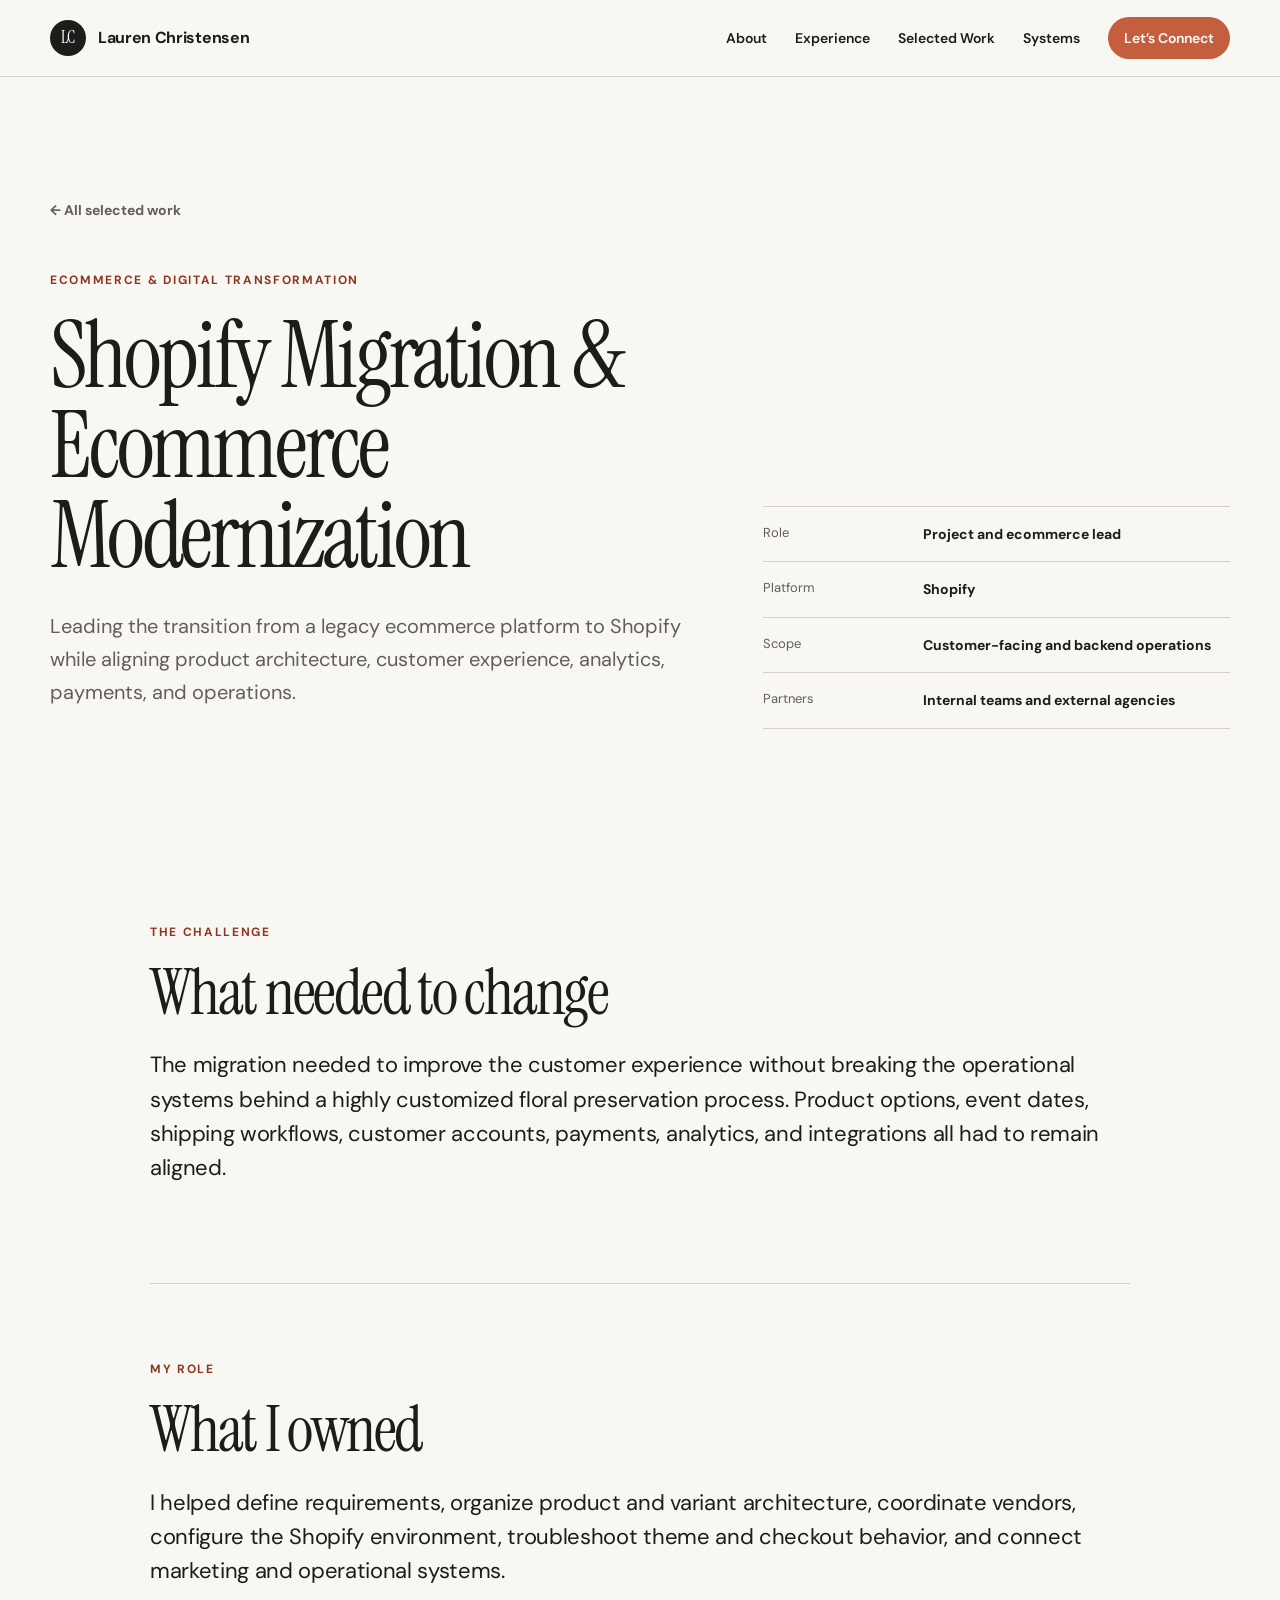
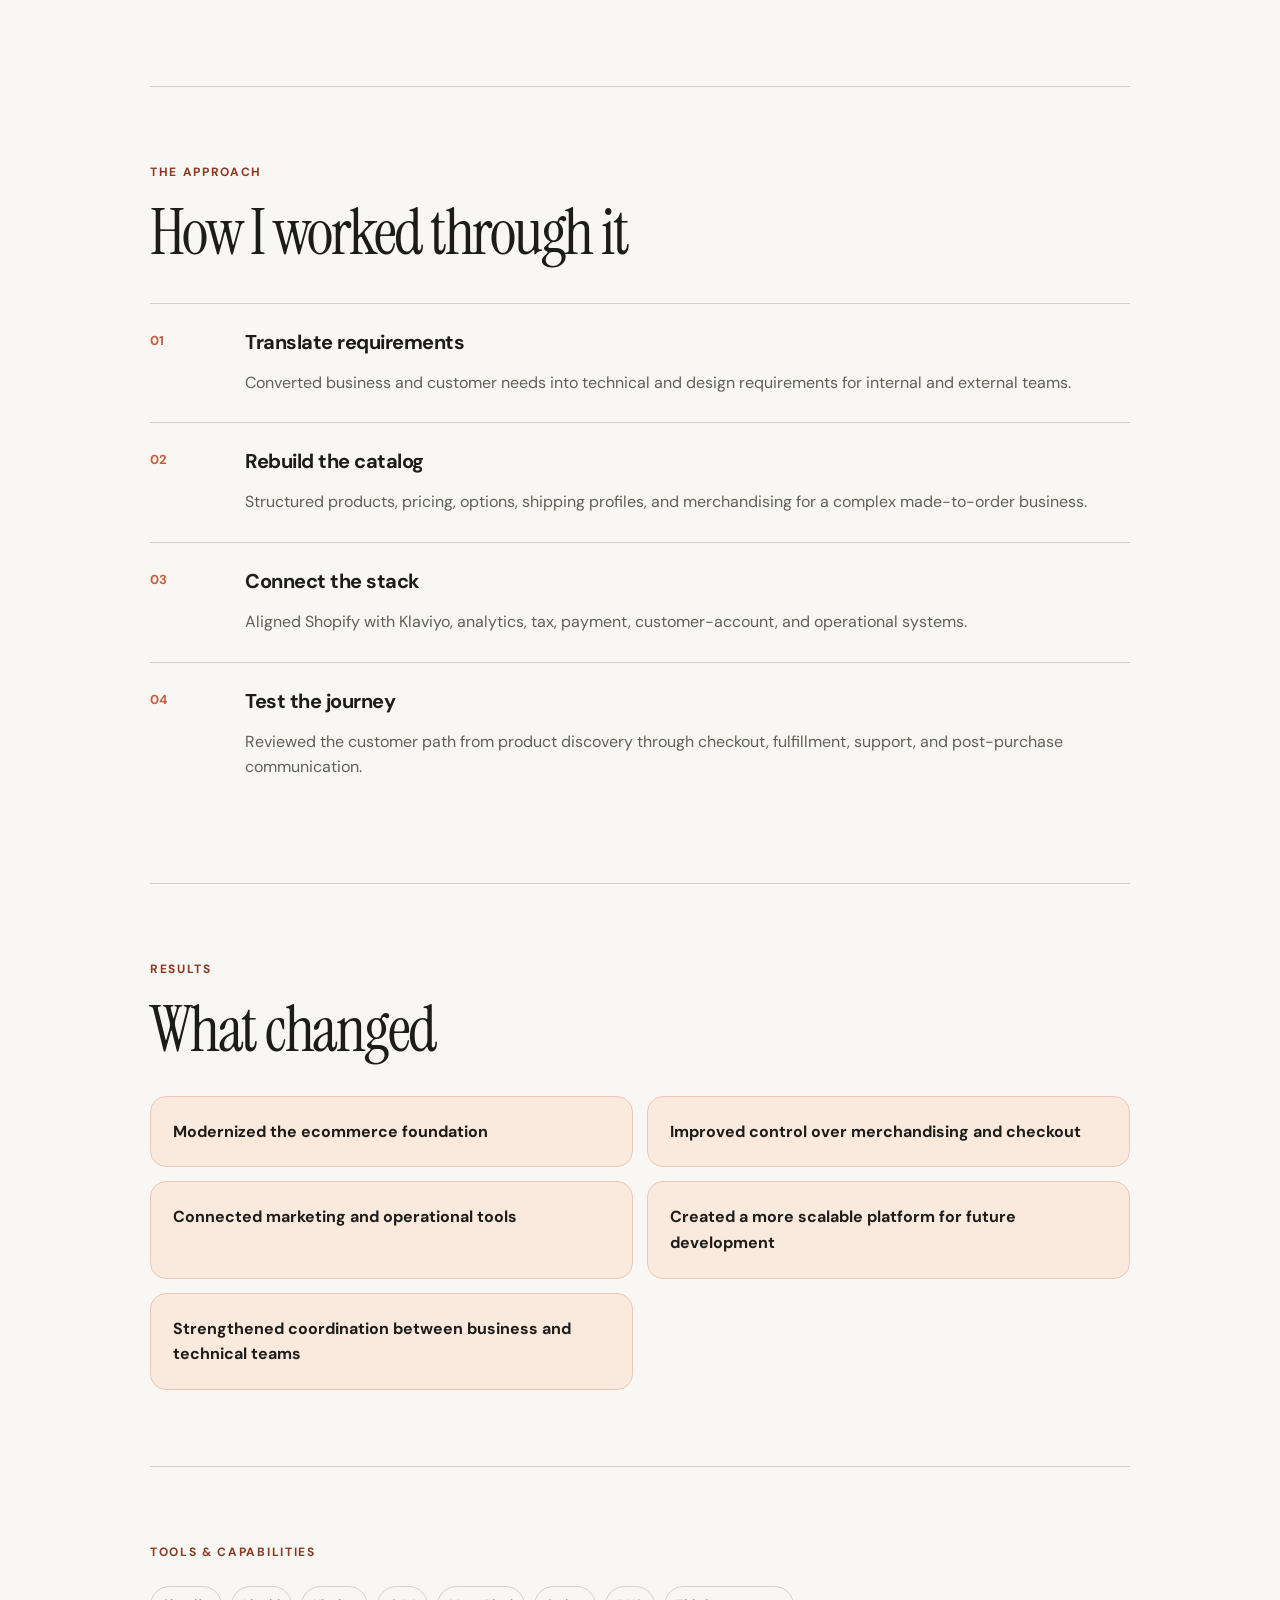
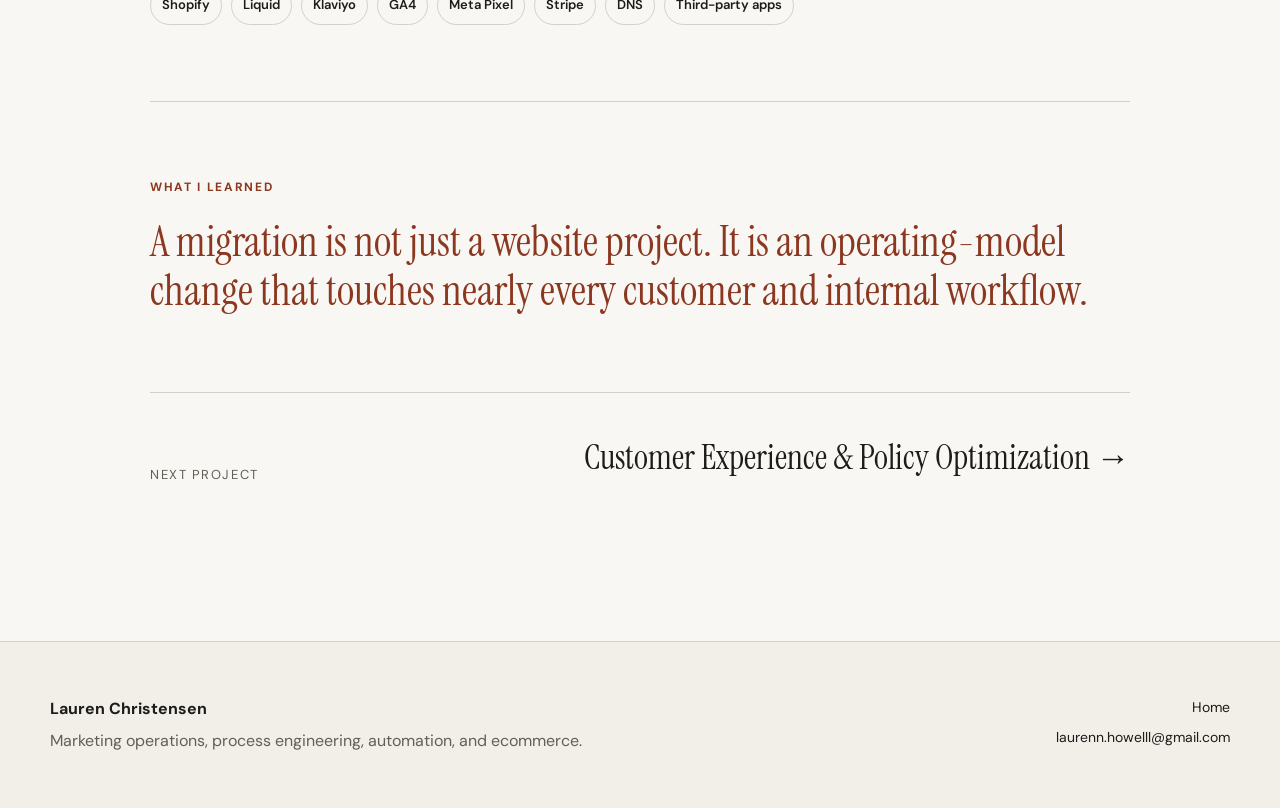
<file: shopify-migration.html>
<!doctype html>
<html lang="en">
<head>
  <meta charset="utf-8">
  <meta name="viewport" content="width=device-width, initial-scale=1">
  <title>Shopify Migration &amp; Ecommerce Modernization | Lauren Christensen</title>
  <meta name="description" content="Leading the transition from a legacy ecommerce platform to Shopify while aligning product architecture, customer experience, analytics, payments, and operations.">
  <link rel="stylesheet" href="styles.css">
  <script src="site.js" defer></script>
  
</head>
<body>
  <a class="skip-link" href="#main">Skip to content</a>
  
<header class="site-header">
  <div class="shell nav-shell">
    <a class="wordmark" href="index.html">
      <span class="wordmark-mark">LC</span>
      <span>Lauren Christensen</span>
    </a>
    <button class="menu-toggle" aria-expanded="false" aria-controls="main-nav">Menu</button>
    <nav id="main-nav" aria-label="Main navigation">
      <a href="index.html#about">About</a>
      <a href="index.html#experience">Experience</a>
      <a href="projects.html">Selected Work</a>
      <a href="index.html#systems">Systems</a>
      <a href="index.html#contact" class="nav-cta">Let’s Connect</a>
    </nav>
  </div>
</header>

  <main id="main">
    <section class="case-hero section">
      <div class="shell">
        <a class="back-link" href="projects.html">← All selected work</a>
        <div class="case-hero-grid">
          <div class="reveal">
            <p class="eyebrow">Ecommerce & Digital Transformation</p>
            <h1>Shopify Migration & Ecommerce Modernization</h1>
            <p class="hero-lede">Leading the transition from a legacy ecommerce platform to Shopify while aligning product architecture, customer experience, analytics, payments, and operations.</p>
          </div>
          <div class="case-meta reveal"><div><span>Role</span><strong>Project and ecommerce lead</strong></div><div><span>Platform</span><strong>Shopify</strong></div><div><span>Scope</span><strong>Customer-facing and backend operations</strong></div><div><span>Partners</span><strong>Internal teams and external agencies</strong></div></div>
        </div>
      </div>
    </section>
    <section class="case-body section no-top">
      <div class="shell case-content">
        <section class="case-section reveal"><p class="eyebrow">The challenge</p><h2>What needed to change</h2><p class="large-copy">The migration needed to improve the customer experience without breaking the operational systems behind a highly customized floral preservation process. Product options, event dates, shipping workflows, customer accounts, payments, analytics, and integrations all had to remain aligned.</p></section>
        <section class="case-section reveal"><p class="eyebrow">My role</p><h2>What I owned</h2><p class="large-copy">I helped define requirements, organize product and variant architecture, coordinate vendors, configure the Shopify environment, troubleshoot theme and checkout behavior, and connect marketing and operational systems.</p></section>
        <section class="case-section reveal"><p class="eyebrow">The approach</p><h2>How I worked through it</h2><div class="approach-list"><div class='approach-item'><span>01</span><div><h3>Translate requirements</h3><p>Converted business and customer needs into technical and design requirements for internal and external teams.</p></div></div><div class='approach-item'><span>02</span><div><h3>Rebuild the catalog</h3><p>Structured products, pricing, options, shipping profiles, and merchandising for a complex made-to-order business.</p></div></div><div class='approach-item'><span>03</span><div><h3>Connect the stack</h3><p>Aligned Shopify with Klaviyo, analytics, tax, payment, customer-account, and operational systems.</p></div></div><div class='approach-item'><span>04</span><div><h3>Test the journey</h3><p>Reviewed the customer path from product discovery through checkout, fulfillment, support, and post-purchase communication.</p></div></div></div></section>
        
        <section class="case-section reveal"><p class="eyebrow">Results</p><h2>What changed</h2><div class="results-grid"><div class='result-chip'>Modernized the ecommerce foundation</div><div class='result-chip'>Improved control over merchandising and checkout</div><div class='result-chip'>Connected marketing and operational tools</div><div class='result-chip'>Created a more scalable platform for future development</div><div class='result-chip'>Strengthened coordination between business and technical teams</div></div></section>
        <section class="case-section reveal"><p class="eyebrow">Tools & capabilities</p><div class="tool-list case-tools"><span>Shopify</span><span>Liquid</span><span>Klaviyo</span><span>GA4</span><span>Meta Pixel</span><span>Stripe</span><span>DNS</span><span>Third-party apps</span></div></section>
        <section class="case-section lesson reveal"><p class="eyebrow">What I learned</p><blockquote>A migration is not just a website project. It is an operating-model change that touches nearly every customer and internal workflow.</blockquote></section>
        <a class="next-project reveal" href="customer-experience-policy.html"><span>Next project</span><strong>Customer Experience & Policy Optimization →</strong></a>
      </div>
    </section>
    </main>
  
<footer>
  <div class="shell footer-grid">
    <div>
      <strong>Lauren Christensen</strong>
      <p>Marketing operations, process engineering, automation, and ecommerce.</p>
    </div>
    <div class="footer-links">
      <a href="index.html">Home</a>
      <a href="mailto:laurenn.howelll@gmail.com">laurenn.howelll@gmail.com</a>
    </div>
  </div>
</footer>

</body>
</html>
</file>
<file: styles.css>
@import url('https://fonts.googleapis.com/css2?family=DM+Sans:wght@400;500;600;700&family=Instrument+Serif:ital@0;1&display=swap');

:root{--terracotta:#c45e3e;--terracotta-dark:#8c3820;--terracotta-soft:#faeade;--cream:#f8f7f3;--warm:#f1efe8;--ink:#1c1c1a;--muted:#625f58;--line:#d3d1c7;--white:#fff;--dark:#211f1c;--dark-soft:#2b2824;--shadow:0 24px 70px rgba(42,34,28,.10)}
*{box-sizing:border-box}html{scroll-behavior:smooth}body{margin:0;background:var(--cream);color:var(--ink);font-family:"DM Sans",system-ui,-apple-system,sans-serif;line-height:1.6;text-rendering:optimizeLegibility}a{color:inherit;text-decoration:none}button{font:inherit}.skip-link{position:absolute;left:-9999px}.skip-link:focus{left:16px;top:16px;z-index:1000;background:#fff;padding:10px 14px}.shell{width:min(1180px,calc(100% - 40px));margin-inline:auto}.narrow{max-width:900px}.section{padding:118px 0}.no-top{padding-top:0}.section-muted{background:var(--warm)}.section-soft{background:var(--terracotta-soft)}.section-dark{background:var(--dark);color:var(--white)}
.site-header{position:sticky;top:0;z-index:100;border-bottom:1px solid rgba(211,209,199,.8);background:rgba(248,247,243,.88);backdrop-filter:blur(18px)}.nav-shell{min-height:76px;display:flex;align-items:center;justify-content:space-between;gap:24px}.wordmark{display:flex;align-items:center;gap:12px;font-weight:700;letter-spacing:-.02em}.wordmark-mark{width:36px;height:36px;border-radius:50%;display:grid;place-items:center;background:var(--ink);color:#fff;font-family:"Instrument Serif",serif;font-size:17px;font-weight:400}nav{display:flex;align-items:center;gap:28px;font-size:14px;font-weight:600}nav a{transition:color .2s ease}nav a:hover{color:var(--terracotta)}.nav-cta{background:var(--terracotta);color:#fff!important;padding:10px 16px;border-radius:999px}.nav-cta:hover{background:var(--terracotta-dark)}.menu-toggle{display:none;border:1px solid var(--line);background:transparent;border-radius:999px;padding:8px 13px}
.hero{padding-top:128px;overflow:hidden}.hero-grid{display:grid;grid-template-columns:1.1fr .9fr;align-items:center;gap:72px}.eyebrow{margin:0 0 20px;color:var(--terracotta-dark);font-size:12px;font-weight:700;letter-spacing:.14em;text-transform:uppercase}h1,h2{font-family:"Instrument Serif",Georgia,serif;font-weight:400;letter-spacing:-.035em;line-height:.98}h1{font-size:clamp(58px,7.2vw,96px);margin:0 0 28px;max-width:950px}h1 em{color:var(--terracotta);font-weight:400}h2{font-size:clamp(43px,5vw,66px);margin:0 0 24px}h3{font-size:24px;line-height:1.15;letter-spacing:-.025em;margin-top:0}.hero-lede{max-width:760px;color:var(--muted);font-size:20px;line-height:1.65}.large-copy{font-size:22px;line-height:1.55;letter-spacing:-.015em}.button-row{display:flex;gap:12px;flex-wrap:wrap;margin:34px 0 24px}.button{display:inline-flex;align-items:center;justify-content:center;min-height:48px;padding:0 20px;border-radius:999px;font-weight:700;font-size:14px;border:1px solid transparent;transition:transform .2s ease,background .2s ease,border-color .2s ease}.button:hover{transform:translateY(-2px)}.primary{background:var(--terracotta);color:#fff}.primary:hover{background:var(--terracotta-dark)}.secondary{border-color:var(--line);background:rgba(255,255,255,.35)}.secondary:hover{border-color:var(--ink)}.light-button{background:#fff;color:var(--ink)}.availability{color:var(--muted);font-size:14px}.status-dot{display:inline-block;width:8px;height:8px;background:#6b9560;border-radius:50%;margin-right:8px}
.impact-map{position:relative;padding:30px;border:1px solid var(--line);border-radius:28px;background:rgba(255,255,255,.72);box-shadow:var(--shadow)}.map-label{margin-bottom:24px;font-size:12px;font-weight:700;letter-spacing:.12em;text-transform:uppercase;color:var(--muted)}.map-node{display:grid;grid-template-columns:38px 1fr;column-gap:14px;padding:16px 18px;border:1px solid var(--line);border-radius:16px;background:var(--cream)}.map-node span{grid-row:1/3;color:var(--terracotta);font-weight:700;font-size:13px;padding-top:3px}.map-node strong{font-size:16px}.map-node small{color:var(--muted)}.map-node.accent{background:var(--terracotta-soft);border-color:#e5b5a5}.map-line{height:18px;width:1px;background:var(--line);margin-left:37px}
.proof-strip{padding:0 0 84px}.proof-grid{display:grid;grid-template-columns:repeat(4,1fr);border-top:1px solid var(--line)}.proof-grid div{padding:28px 20px 0;border-right:1px solid var(--line)}.proof-grid div:first-child{padding-left:0}.proof-grid div:last-child{border-right:0}.proof-grid strong{display:block;font-family:"Instrument Serif",serif;font-size:39px;font-weight:400;line-height:1;margin-bottom:8px}.proof-grid span{color:var(--muted);font-size:14px}
.split-layout{display:grid;grid-template-columns:.92fr 1.08fr;gap:88px}.about-copy>p{color:var(--muted)}.known-for{margin-top:36px;padding:28px;border:1px solid var(--line);border-radius:20px;background:rgba(255,255,255,.5)}.mini-title{font-size:13px;font-weight:700;text-transform:uppercase;letter-spacing:.11em;margin-bottom:18px}.known-for ul{margin:0;padding:0;list-style:none;display:grid;gap:12px}.known-for li{position:relative;padding-left:22px}.known-for li::before{content:"↗";color:var(--terracotta);position:absolute;left:0}
.section-heading{max-width:780px;margin-bottom:58px}.section-heading>p:last-child{color:var(--muted);font-size:18px;max-width:680px}.section-heading.light>p:last-child{color:#c9c4bb}.experience-card{display:grid;grid-template-columns:300px 1fr;gap:60px;padding:44px 0;border-top:1px solid var(--line)}.experience-card:last-child{border-bottom:1px solid var(--line)}.company{font-size:20px;font-weight:700;margin-bottom:4px}.role,.date{color:var(--muted);margin-bottom:5px}.impact-statement{font-family:"Instrument Serif",serif;font-size:34px;line-height:1.16;max-width:800px}.impact-statement strong{color:var(--terracotta);font-weight:400}.achievement-grid{display:grid;grid-template-columns:1fr 1fr;gap:26px 38px;margin-top:38px}.achievement-grid h3{font-size:17px;margin-bottom:9px}.achievement-grid p{color:var(--muted);font-size:15px}.secondary-experience .impact-statement{font-size:27px}
.case-grid{display:grid;grid-template-columns:1fr 1fr;gap:18px}.case-card{min-height:390px;display:grid;grid-template-columns:54px 1fr;gap:22px;padding:34px;border:1px solid #49443e;border-radius:22px;background:var(--dark-soft);transition:transform .25s ease,border-color .25s ease}.case-card:hover{transform:translateY(-5px);border-color:#766d62}.case-card.featured{background:var(--terracotta);border-color:var(--terracotta)}.case-number{color:#a9a096;font-size:13px}.featured .case-number,.featured .case-category{color:#f9d9cf}.case-category{color:#bd8e7f;font-size:11px;text-transform:uppercase;letter-spacing:.12em;font-weight:700}.case-card h3{font-family:"Instrument Serif",serif;font-size:40px;font-weight:400;margin-bottom:16px}.case-card p{color:#c9c4bb}.featured p{color:#fff5f1}.case-link{display:inline-block;margin-top:28px;font-weight:700;font-size:14px}.center-button{text-align:center;margin-top:36px}
.systems-layout{display:grid;grid-template-columns:1fr 1fr;gap:18px}.system-column{padding:30px;border:1px solid var(--line);border-radius:20px;background:#fff}.tool-list{display:flex;gap:9px;flex-wrap:wrap}.tool-list span,.role-tags span{padding:8px 11px;border-radius:999px;border:1px solid var(--line);background:var(--cream);font-size:13px;font-weight:600}.process-block{margin-top:70px;padding:42px;border-radius:26px;background:var(--ink);color:#fff}.process-block .eyebrow{color:#db9c87}.process-grid{display:grid;grid-template-columns:repeat(5,1fr);gap:22px}.process-grid div{border-top:1px solid #55514b;padding-top:20px}.process-grid span{color:#db9c87;font-size:12px}.process-grid strong{display:block;font-family:"Instrument Serif",serif;font-weight:400;font-size:27px;margin:8px 0}.process-grid p{color:#bdb7af;font-size:13px}.flexibility-grid{display:grid;grid-template-columns:.9fr 1.1fr;gap:80px}.role-tags{display:flex;flex-wrap:wrap;gap:9px;margin-top:28px}.role-tags span{background:rgba(255,255,255,.45);border-color:#e4b6a6}
.contact-section{padding-top:90px}.contact-card{display:grid;grid-template-columns:1fr auto;gap:50px;align-items:end;padding:52px;border-radius:30px;background:#fff;border:1px solid var(--line);box-shadow:var(--shadow)}.contact-card p{color:var(--muted);max-width:700px}.contact-actions{display:flex;flex-direction:column;gap:12px;min-width:190px}.text-link{font-weight:700;text-align:center;font-size:14px;padding:10px}
.page-hero{padding-top:130px}.project-index-grid{display:grid;grid-template-columns:1fr 1fr;gap:18px}.project-index-card{position:relative;padding:36px;border:1px solid var(--line);border-radius:24px;background:#fff;min-height:360px;transition:transform .25s ease,box-shadow .25s ease}.project-index-card:hover{transform:translateY(-5px);box-shadow:var(--shadow)}.project-index-card h2{font-size:44px}.project-index-card>p:not(.case-category){color:var(--muted)}.project-index-number{position:absolute;right:28px;top:25px;color:#aaa39a;font-size:13px}
.case-hero{padding-top:120px}.back-link{display:inline-block;margin-bottom:50px;color:var(--muted);font-weight:700;font-size:14px}.case-hero-grid{display:grid;grid-template-columns:1.15fr .85fr;gap:80px;align-items:end}.case-meta{border-top:1px solid var(--line)}.case-meta div{display:grid;grid-template-columns:140px 1fr;gap:20px;padding:16px 0;border-bottom:1px solid var(--line)}.case-meta span{color:var(--muted);font-size:13px}.case-meta strong{font-size:14px}.case-content{max-width:980px}.case-section{padding:76px 0;border-top:1px solid var(--line)}.case-section:first-child{border-top:0}.approach-list{display:grid;gap:0;margin-top:38px}.approach-item{display:grid;grid-template-columns:70px 1fr;gap:25px;padding:27px 0;border-top:1px solid var(--line)}.approach-item>span{color:var(--terracotta);font-weight:700;font-size:13px}.approach-item h3{font-size:20px;margin-bottom:8px}.approach-item p{color:var(--muted);margin-bottom:0}.results-grid{display:grid;grid-template-columns:1fr 1fr;gap:14px;margin-top:34px}.result-chip{padding:22px;border-radius:16px;background:var(--terracotta-soft);border:1px solid #edc6b9;font-weight:700}.case-tools{margin-top:24px}.workflow-section{background:var(--ink);color:#fff;margin-inline:-40px;padding-inline:40px;border-radius:26px}.workflow-section .eyebrow{color:#db9c87}.large-flow{display:flex;flex-wrap:wrap;align-items:center;gap:10px}.large-flow span{padding:11px 14px;border-radius:999px;border:1px solid #5c5750;background:#2c2925;font-size:13px;font-weight:700}.large-flow i{color:#db9c87;font-style:normal}.lesson blockquote{margin:0;font-family:"Instrument Serif",serif;font-size:42px;line-height:1.18;color:var(--terracotta-dark)}.next-project{display:flex;justify-content:space-between;align-items:end;gap:30px;padding:38px 0;border-top:1px solid var(--line)}.next-project span{color:var(--muted);font-size:13px;text-transform:uppercase;letter-spacing:.12em}.next-project strong{font-family:"Instrument Serif",serif;font-size:34px;font-weight:400}
footer{padding:54px 0;border-top:1px solid var(--line);background:var(--warm)}.footer-grid{display:flex;justify-content:space-between;gap:40px}.footer-grid p{margin:6px 0 0;color:var(--muted)}.footer-links{display:flex;flex-direction:column;align-items:flex-end;gap:7px;font-size:14px}
.reveal{opacity:0;transform:translateY(24px);transition:opacity .7s ease,transform .7s ease}.reveal.visible{opacity:1;transform:none}
@media(max-width:900px){.section{padding:88px 0}.hero-grid,.split-layout,.flexibility-grid,.case-hero-grid{grid-template-columns:1fr;gap:52px}.experience-card{grid-template-columns:1fr;gap:30px}.process-grid{grid-template-columns:1fr 1fr}.contact-card{grid-template-columns:1fr;align-items:start}.contact-actions{width:100%}}
@media(max-width:720px){.shell{width:min(100% - 28px,1180px)}.menu-toggle{display:block}nav{display:none;position:absolute;top:76px;left:14px;right:14px;padding:18px;flex-direction:column;align-items:stretch;background:var(--cream);border:1px solid var(--line);border-radius:18px;box-shadow:var(--shadow)}nav.open{display:flex}nav a{padding:8px}.nav-cta{text-align:center}h1{font-size:52px}h2{font-size:42px}.hero{padding-top:84px}.proof-grid{grid-template-columns:1fr 1fr}.proof-grid div{border-right:0;border-bottom:1px solid var(--line);padding:22px 12px!important}.achievement-grid,.case-grid,.systems-layout,.project-index-grid,.results-grid{grid-template-columns:1fr}.case-card{min-height:0}.impact-statement{font-size:29px}.process-grid{grid-template-columns:1fr}.process-block{padding:28px}.contact-card{padding:30px}.footer-grid{flex-direction:column}.footer-links{align-items:flex-start}.workflow-section{margin-inline:0;padding-inline:28px}.lesson blockquote{font-size:34px}.next-project{align-items:flex-start;flex-direction:column}.case-meta div{grid-template-columns:110px 1fr}}
@media(prefers-reduced-motion:reduce){html{scroll-behavior:auto}.reveal{opacity:1;transform:none;transition:none}.button,.case-card,.project-index-card{transition:none}}


/* Version 3 additions */
.hero-portrait-wrap{position:relative;max-width:520px;margin-left:auto}
.portrait-frame{position:relative;overflow:hidden;border-radius:30px;border:1px solid var(--line);box-shadow:var(--shadow);background:var(--warm);aspect-ratio:4/5}
.portrait-frame img{width:100%;height:100%;object-fit:cover;object-position:50% 58%;display:block}
.portrait-frame::after{content:"";position:absolute;inset:0;box-shadow:inset 0 0 0 1px rgba(255,255,255,.2);pointer-events:none}
.portrait-note{position:absolute;left:-36px;bottom:30px;width:min(330px,85%);padding:18px 20px;border-radius:17px;background:rgba(28,28,26,.93);color:#fff;box-shadow:0 18px 50px rgba(28,28,26,.24)}
.portrait-note span{display:block;color:#e2a28d;font-size:11px;font-weight:700;text-transform:uppercase;letter-spacing:.11em;margin-bottom:7px}
.portrait-note strong{font-family:"Instrument Serif",serif;font-size:22px;font-weight:400;line-height:1.15}
.career-timeline{margin:6px 0 70px;padding:38px;border:1px solid var(--line);border-radius:25px;background:#fff;box-shadow:0 18px 50px rgba(42,34,28,.06)}
.timeline-intro{display:grid;grid-template-columns:220px 1fr;gap:30px;padding-bottom:30px}
.timeline-intro p:last-child{color:var(--muted);margin-bottom:0}
.timeline-track{position:relative;display:grid;grid-template-columns:repeat(4,1fr);gap:20px}
.timeline-track::before{content:"";position:absolute;left:8px;right:8px;top:9px;height:1px;background:var(--line)}
.timeline-step{position:relative;padding-top:35px}
.timeline-dot{position:absolute;top:2px;left:0;width:15px;height:15px;border-radius:50%;background:var(--cream);border:4px solid var(--terracotta);z-index:1}
.timeline-kicker{color:var(--terracotta-dark);font-size:11px;text-transform:uppercase;letter-spacing:.11em;font-weight:700;margin-bottom:8px}
.timeline-step h3{font-family:"Instrument Serif",serif;font-weight:400;font-size:27px;margin-bottom:10px}
.timeline-step p:last-child{color:var(--muted);font-size:14px}
.additional-experience{padding:55px 0;border-top:1px solid var(--line);border-bottom:1px solid var(--line)}
.additional-grid{display:grid;grid-template-columns:repeat(3,1fr);gap:18px}
.additional-grid article{padding:28px;border:1px solid var(--line);border-radius:19px;background:#fff}
.additional-grid .company{font-size:18px}
.additional-grid p:last-child{color:var(--muted);font-size:14px;margin-bottom:0}

@media(max-width:900px){
  .hero-portrait-wrap{margin:0;max-width:620px}
  .timeline-track{grid-template-columns:1fr 1fr;row-gap:28px}
  .timeline-track::before{display:none}
  .timeline-step{padding-top:27px;border-top:1px solid var(--line)}
  .timeline-dot{top:-8px}
  .additional-grid{grid-template-columns:1fr}
}
@media(max-width:720px){
  .portrait-note{left:14px;right:14px;bottom:14px;width:auto}
  .career-timeline{padding:26px}
  .timeline-intro,.timeline-track{grid-template-columns:1fr}
}


/* Version 4 additions */
.leadership-section{background:var(--ink);color:#fff}
.leadership-section .eyebrow{color:#db9c87}
.leadership-grid{display:grid;grid-template-columns:.9fr 1.1fr;gap:80px}
.leadership-principles{display:grid;grid-template-columns:1fr 1fr;gap:18px}
.leadership-principles article{padding:26px;border:1px solid #49443e;border-radius:18px;background:#27241f}
.leadership-principles span{color:#db9c87;font-size:12px;font-weight:700}
.leadership-principles h3{font-family:"Instrument Serif",serif;font-size:28px;font-weight:400;margin:10px 0}
.leadership-principles p{color:#c9c4bb;font-size:14px;margin-bottom:0}
.competency-grid{display:grid;grid-template-columns:repeat(4,1fr);gap:14px}
.competency-grid div{padding:24px;border:1px solid var(--line);border-radius:17px;background:#fff;min-height:140px}
.competency-grid strong{display:block;font-family:"Instrument Serif",serif;font-size:25px;font-weight:400;line-height:1.1;margin-bottom:12px}
.competency-grid span{color:var(--muted);font-size:13px;line-height:1.45}
@media(max-width:900px){.leadership-grid{grid-template-columns:1fr}.competency-grid{grid-template-columns:1fr 1fr}}
@media(max-width:720px){.leadership-principles,.competency-grid{grid-template-columns:1fr}}
</file>
